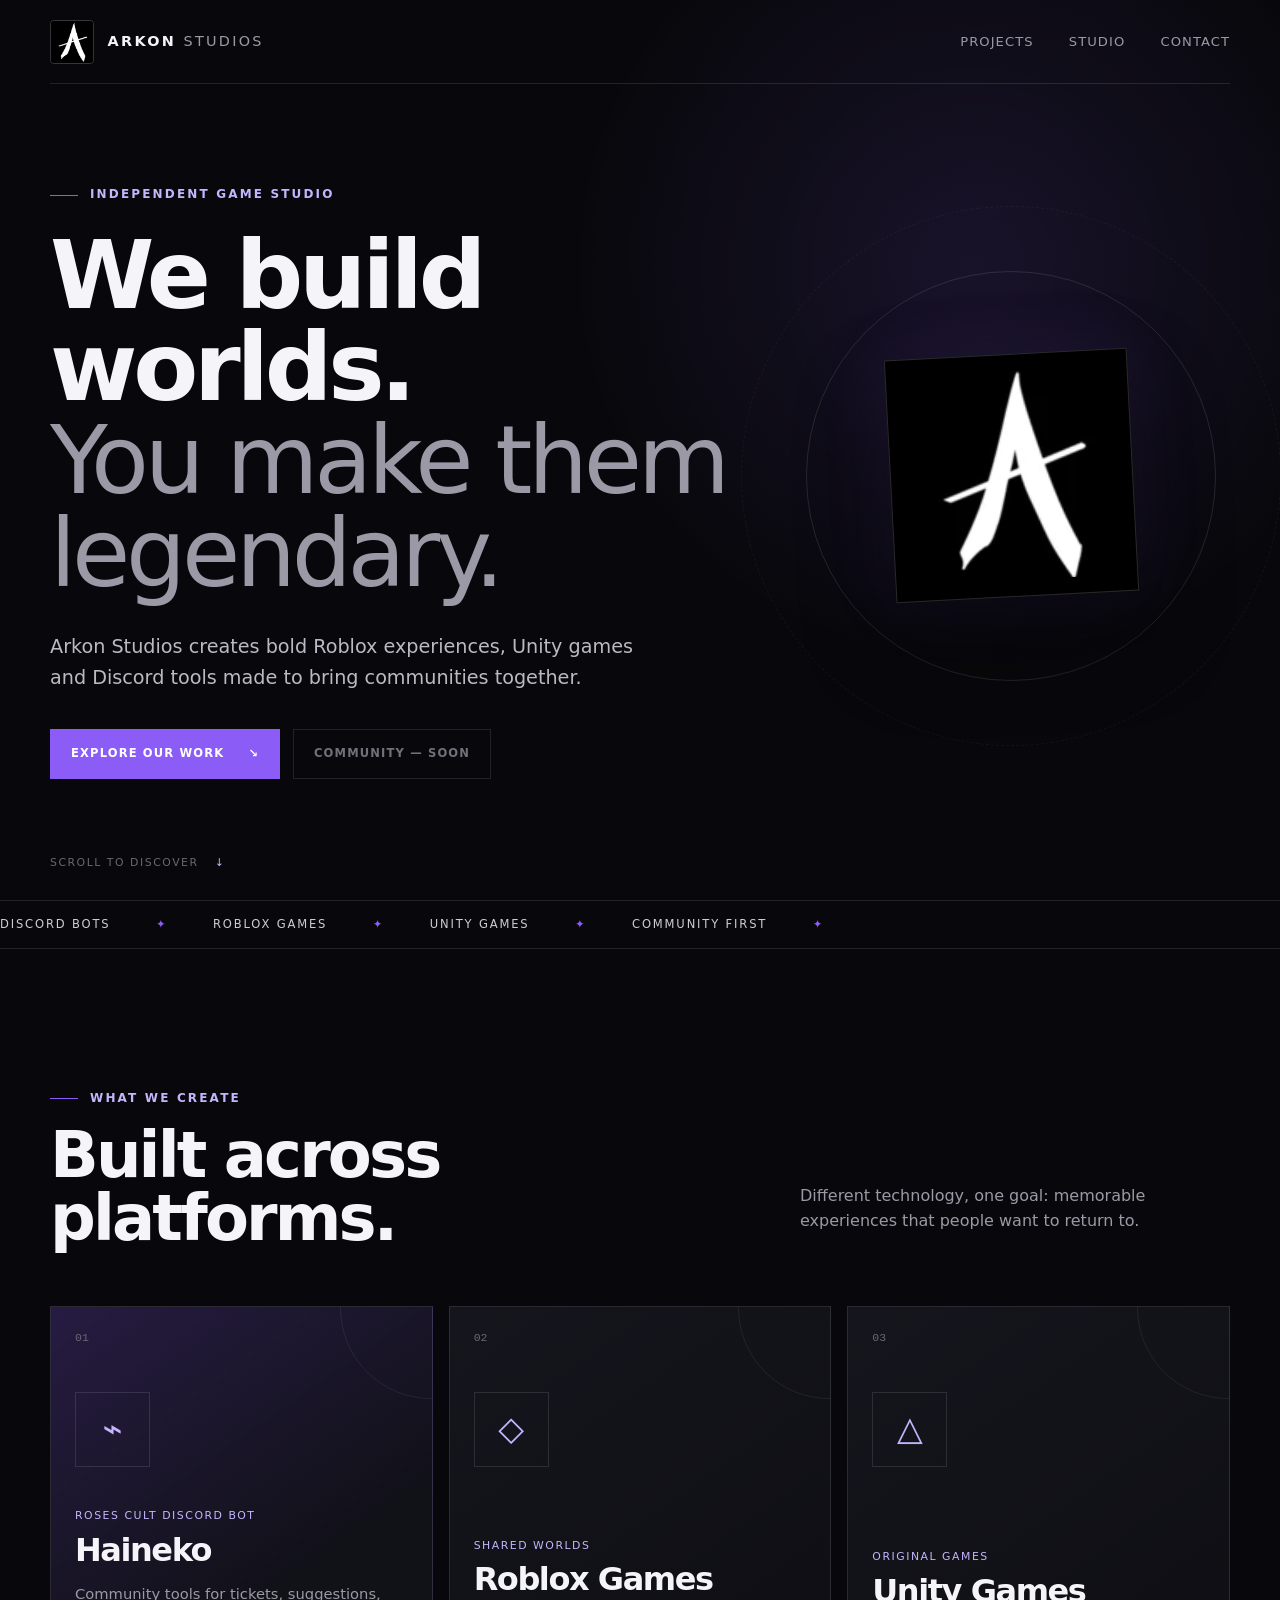
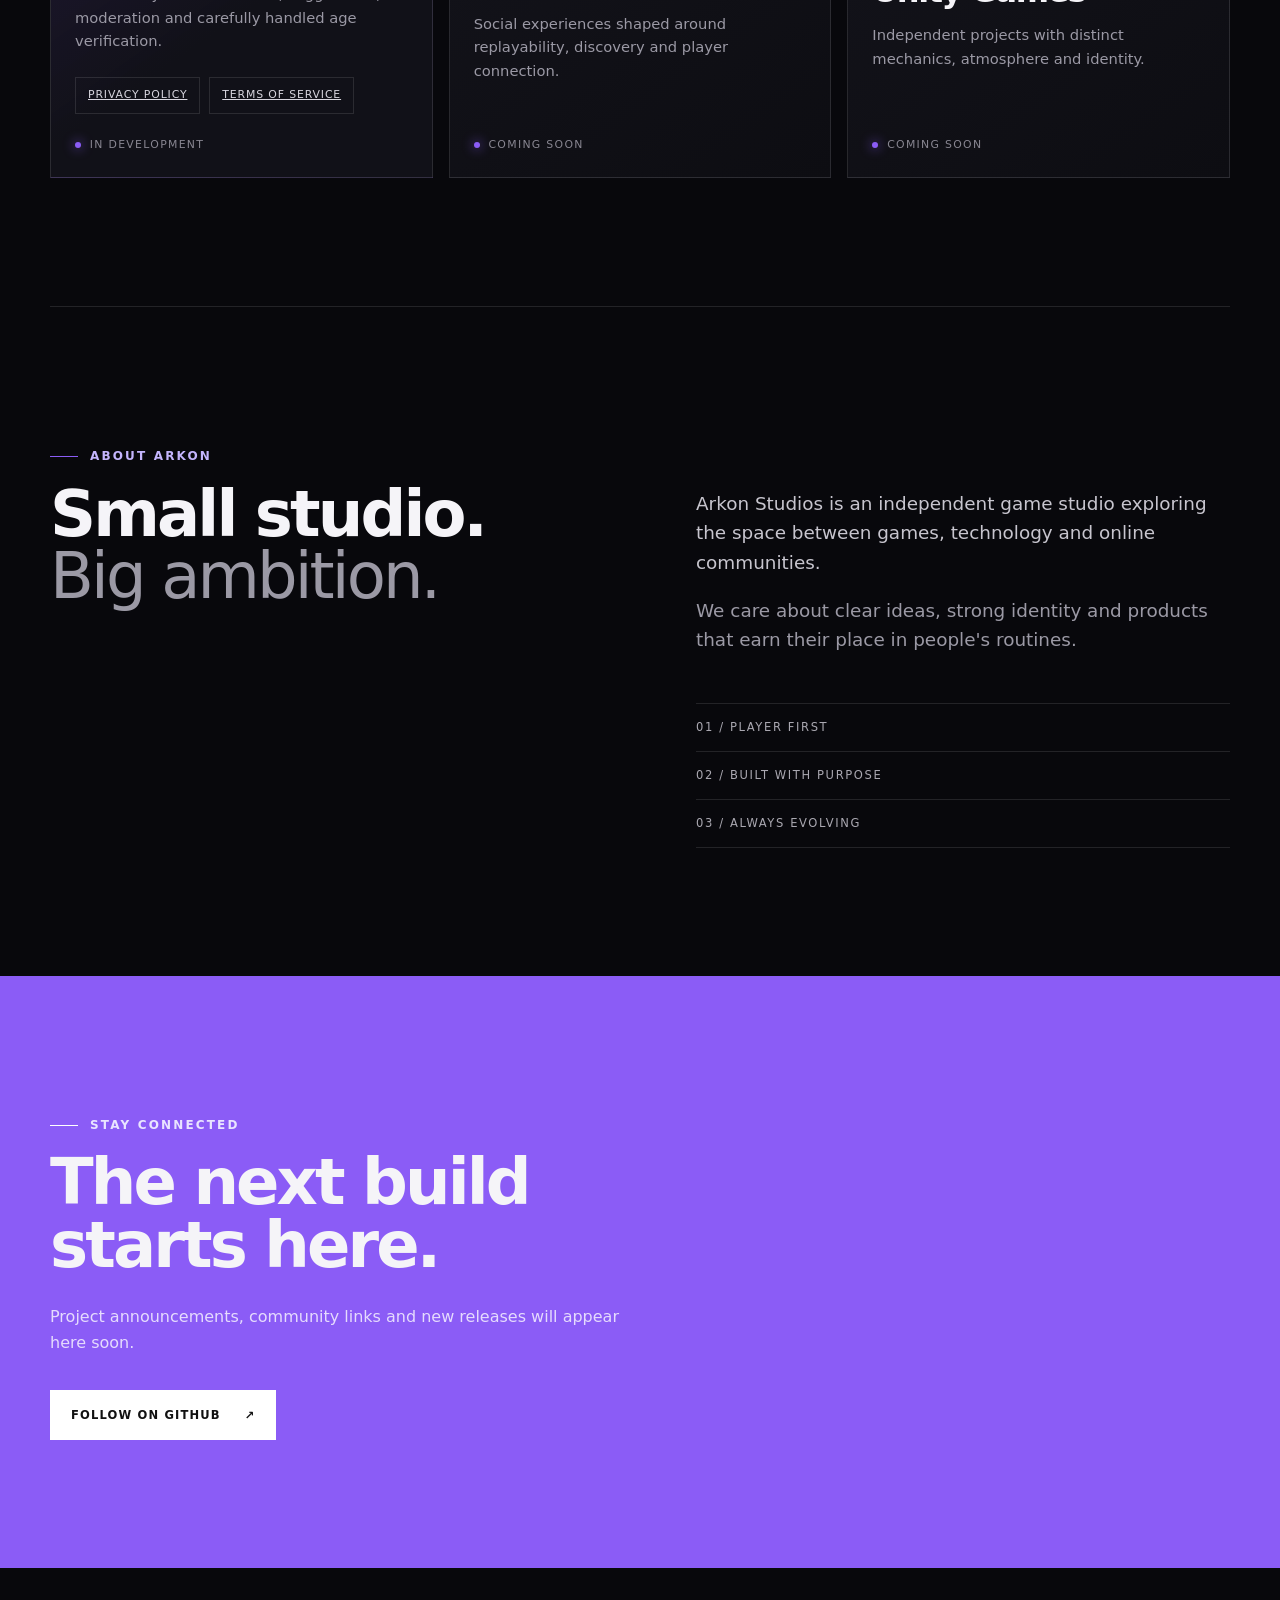
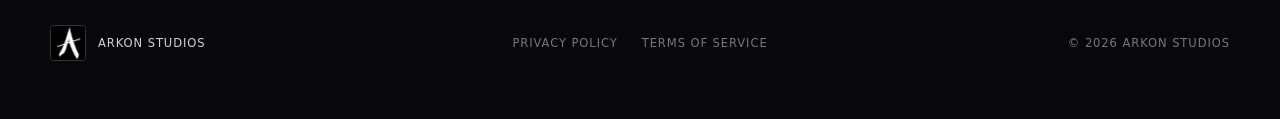
<file: index.html>
<!doctype html>
<html lang="en">
<head>
  <meta charset="utf-8">
  <meta name="viewport" content="width=device-width, initial-scale=1">
  <meta name="description" content="Arkon Studios creates Discord bots, Roblox experiences and Unity games.">
  <meta name="theme-color" content="#08080c">
  <meta property="og:title" content="Arkon Studios">
  <meta property="og:description" content="Games, worlds and tools built for players and communities.">
  <meta property="og:type" content="website">
  <title>Arkon Studios — Games, worlds &amp; tools</title>
  <link rel="icon" href="assets/arkon-logo.webp" type="image/webp">
  <link rel="stylesheet" href="styles.css">
  <script src="script.js" defer></script>
</head>
<body>
  <a class="skip-link" href="#main">Skip to content</a>

  <header class="site-header">
    <a class="brand" href="#top" aria-label="Arkon Studios home">
      <img src="assets/arkon-logo.webp" alt="Arkon Studios logo" width="44" height="44">
      <span>ARKON <strong>STUDIOS</strong></span>
    </a>
    <button class="menu-button" type="button" aria-expanded="false" aria-controls="site-nav">Menu</button>
    <nav id="site-nav" class="site-nav" aria-label="Main navigation">
      <a href="#projects">Projects</a>
      <a href="#studio">Studio</a>
      <a href="#contact">Contact</a>
    </nav>
  </header>

  <main id="main">
    <section id="top" class="hero">
      <div class="hero-copy">
        <p class="eyebrow"><span></span> Independent game studio</p>
        <h1>We build worlds.<br><em>You make them legendary.</em></h1>
        <p class="hero-intro">Arkon Studios creates bold Roblox experiences, Unity games and Discord tools made to bring communities together.</p>
        <div class="hero-actions">
          <a class="button button-primary" href="#projects">Explore our work <span aria-hidden="true">↘</span></a>
          <span class="button button-muted" aria-label="Community link coming soon">Community — soon</span>
        </div>
      </div>
      <div class="hero-mark" aria-hidden="true">
        <div class="orbit orbit-one"></div>
        <div class="orbit orbit-two"></div>
        <div class="logo-frame"><img src="assets/arkon-logo.webp" alt="" width="240" height="240"></div>
      </div>
      <div class="scroll-cue" aria-hidden="true">Scroll to discover <span>↓</span></div>
    </section>

    <section class="ticker" aria-label="Arkon Studios disciplines">
      <div>Discord bots <span>✦</span> Roblox games <span>✦</span> Unity games <span>✦</span> Community first <span>✦</span></div>
    </section>

    <section id="projects" class="section projects-section">
      <div class="section-heading">
        <div>
          <p class="eyebrow"><span></span> What we create</p>
          <h2>Built across platforms.</h2>
        </div>
        <p>Different technology, one goal: memorable experiences that people want to return to.</p>
      </div>

      <div class="project-grid">
        <article class="project-card project-featured">
          <div class="card-number">01</div>
          <div class="card-icon" aria-hidden="true">⌁</div>
          <p class="card-kicker">Roses Cult Discord bot</p>
          <h3>Haineko</h3>
          <p>Community tools for tickets, suggestions, moderation and carefully handled age verification.</p>
          <div class="card-links" aria-label="Haineko legal documents">
            <a href="haineko/privacy.html">Privacy Policy</a>
            <a href="haineko/terms.html">Terms of Service</a>
          </div>
          <span class="status"><i></i> In development</span>
        </article>
        <article class="project-card">
          <div class="card-number">02</div>
          <div class="card-icon" aria-hidden="true">◇</div>
          <p class="card-kicker">Shared worlds</p>
          <h3>Roblox Games</h3>
          <p>Social experiences shaped around replayability, discovery and player connection.</p>
          <span class="status"><i></i> Coming soon</span>
        </article>
        <article class="project-card">
          <div class="card-number">03</div>
          <div class="card-icon" aria-hidden="true">△</div>
          <p class="card-kicker">Original games</p>
          <h3>Unity Games</h3>
          <p>Independent projects with distinct mechanics, atmosphere and identity.</p>
          <span class="status"><i></i> Coming soon</span>
        </article>
      </div>
    </section>

    <section id="studio" class="section studio-section">
      <div class="studio-statement">
        <p class="eyebrow"><span></span> About Arkon</p>
        <h2>Small studio.<br><em>Big ambition.</em></h2>
      </div>
      <div class="studio-copy">
        <p>Arkon Studios is an independent game studio exploring the space between games, technology and online communities.</p>
        <p>We care about clear ideas, strong identity and products that earn their place in people's routines.</p>
        <div class="principles">
          <span>01 / Player first</span>
          <span>02 / Built with purpose</span>
          <span>03 / Always evolving</span>
        </div>
      </div>
    </section>

    <section id="contact" class="section contact-section">
      <p class="eyebrow"><span></span> Stay connected</p>
      <h2>The next build<br>starts here.</h2>
      <p>Project announcements, community links and new releases will appear here soon.</p>
      <a class="button button-light" href="https://github.com/Kyra422">Follow on GitHub <span aria-hidden="true">↗</span></a>
    </section>
  </main>

  <footer class="site-footer">
    <div class="footer-brand">
      <img src="assets/arkon-logo.webp" alt="" width="36" height="36">
      <span>ARKON STUDIOS</span>
    </div>
    <nav aria-label="Legal">
      <a href="privacy.html">Privacy Policy</a>
      <a href="terms.html">Terms of Service</a>
    </nav>
    <p>© <span data-year>2026</span> Arkon Studios</p>
  </footer>
</body>
</html>
</file>
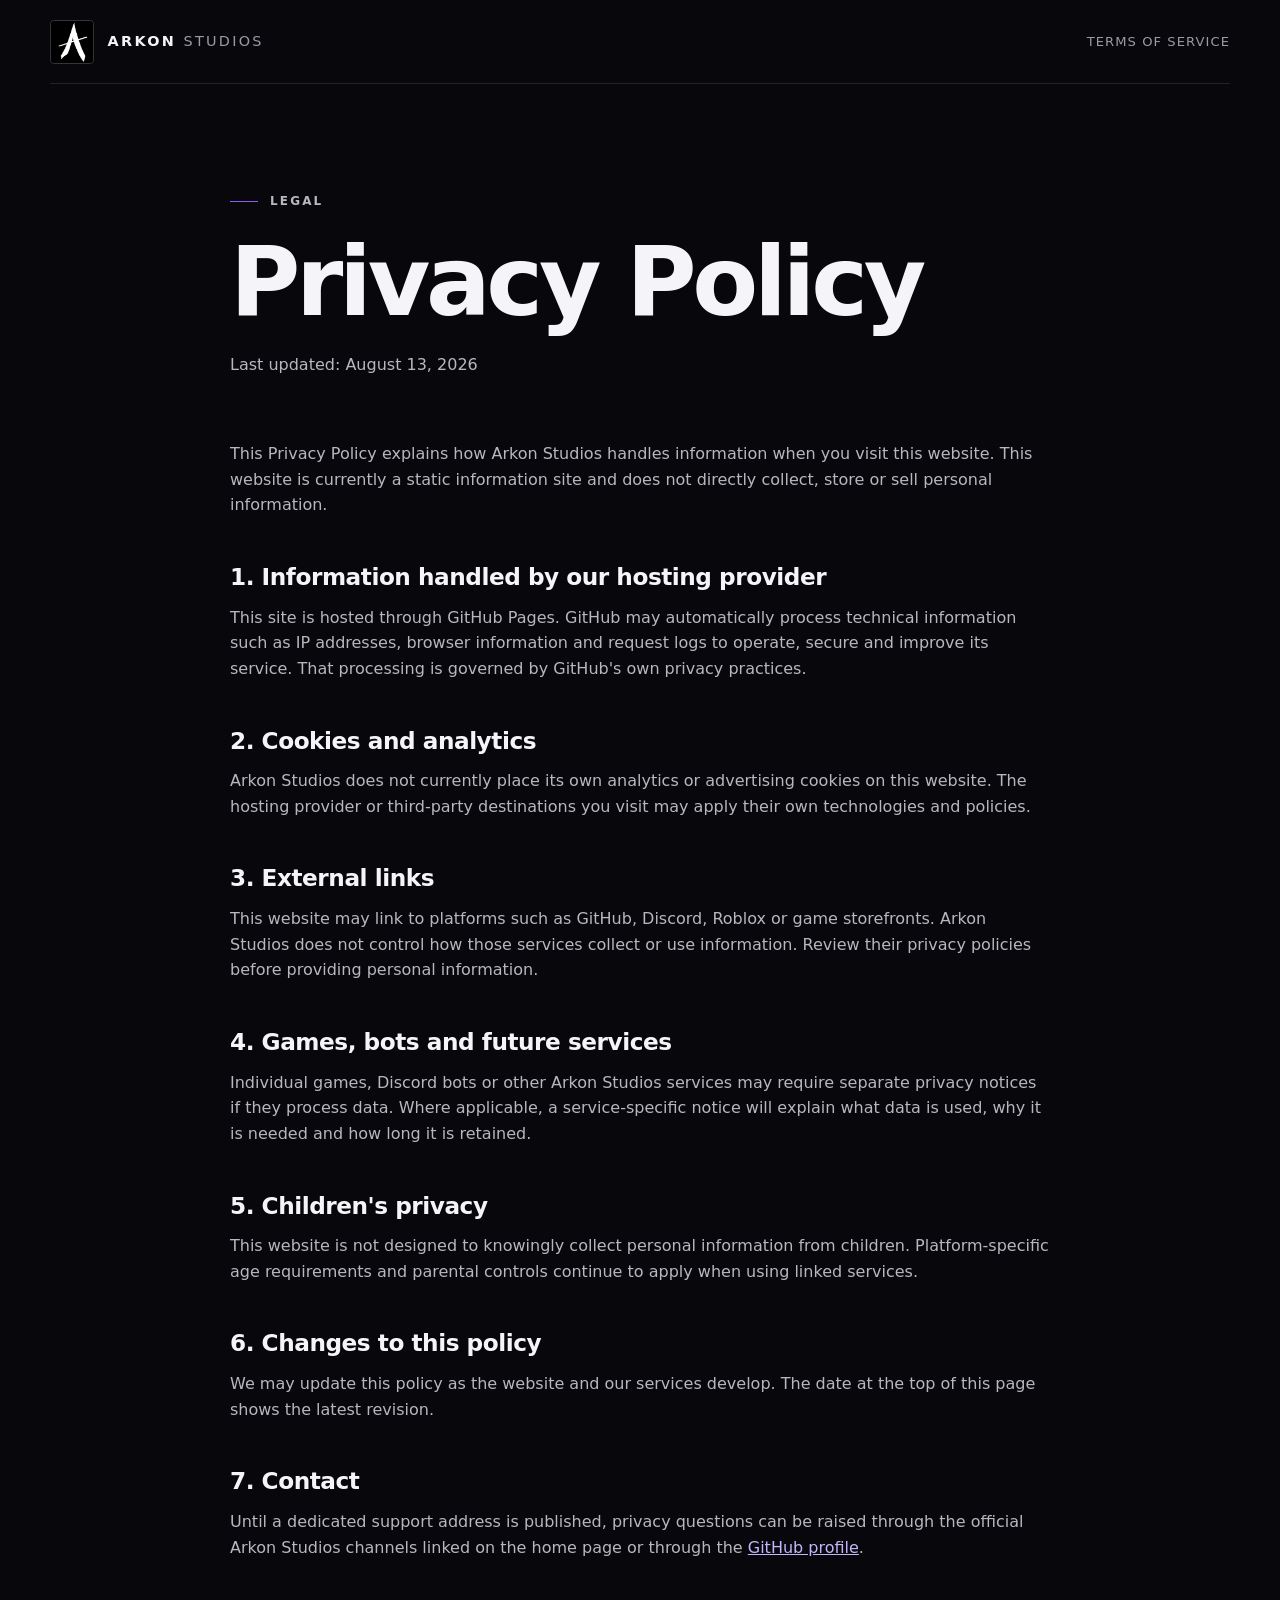
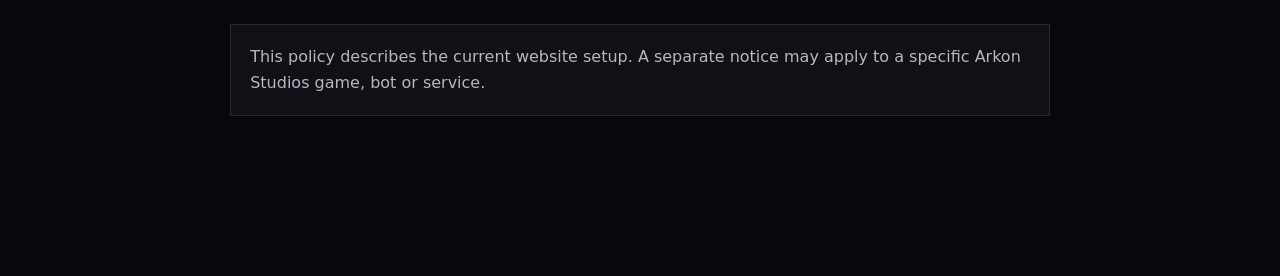
<file: privacy.html>
<!doctype html>
<html lang="en">
<head>
  <meta charset="utf-8">
  <meta name="viewport" content="width=device-width, initial-scale=1">
  <meta name="theme-color" content="#08080c">
  <title>Privacy Policy — Arkon Studios</title>
  <link rel="icon" href="assets/arkon-logo.webp" type="image/webp">
  <link rel="stylesheet" href="styles.css">
</head>
<body class="legal-page">
  <header class="site-header legal-header">
    <a class="brand" href="index.html" aria-label="Return to Arkon Studios home">
      <img src="assets/arkon-logo.webp" alt="Arkon Studios logo" width="44" height="44">
      <span>ARKON <strong>STUDIOS</strong></span>
    </a>
    <nav class="site-nav" aria-label="Legal navigation"><a href="terms.html">Terms of Service</a></nav>
  </header>
  <main class="legal-main">
    <p class="eyebrow"><span></span> Legal</p>
    <h1>Privacy Policy</h1>
    <p class="legal-meta">Last updated: August 13, 2026</p>

    <p>This Privacy Policy explains how Arkon Studios handles information when you visit this website. This website is currently a static information site and does not directly collect, store or sell personal information.</p>

    <h2>1. Information handled by our hosting provider</h2>
    <p>This site is hosted through GitHub Pages. GitHub may automatically process technical information such as IP addresses, browser information and request logs to operate, secure and improve its service. That processing is governed by GitHub's own privacy practices.</p>

    <h2>2. Cookies and analytics</h2>
    <p>Arkon Studios does not currently place its own analytics or advertising cookies on this website. The hosting provider or third-party destinations you visit may apply their own technologies and policies.</p>

    <h2>3. External links</h2>
    <p>This website may link to platforms such as GitHub, Discord, Roblox or game storefronts. Arkon Studios does not control how those services collect or use information. Review their privacy policies before providing personal information.</p>

    <h2>4. Games, bots and future services</h2>
    <p>Individual games, Discord bots or other Arkon Studios services may require separate privacy notices if they process data. Where applicable, a service-specific notice will explain what data is used, why it is needed and how long it is retained.</p>

    <h2>5. Children's privacy</h2>
    <p>This website is not designed to knowingly collect personal information from children. Platform-specific age requirements and parental controls continue to apply when using linked services.</p>

    <h2>6. Changes to this policy</h2>
    <p>We may update this policy as the website and our services develop. The date at the top of this page shows the latest revision.</p>

    <h2>7. Contact</h2>
    <p>Until a dedicated support address is published, privacy questions can be raised through the official Arkon Studios channels linked on the home page or through the <a href="https://github.com/Kyra422">GitHub profile</a>.</p>

    <p class="legal-note">This policy describes the current website setup. A separate notice may apply to a specific Arkon Studios game, bot or service.</p>
  </main>
</body>
</html>
</file>
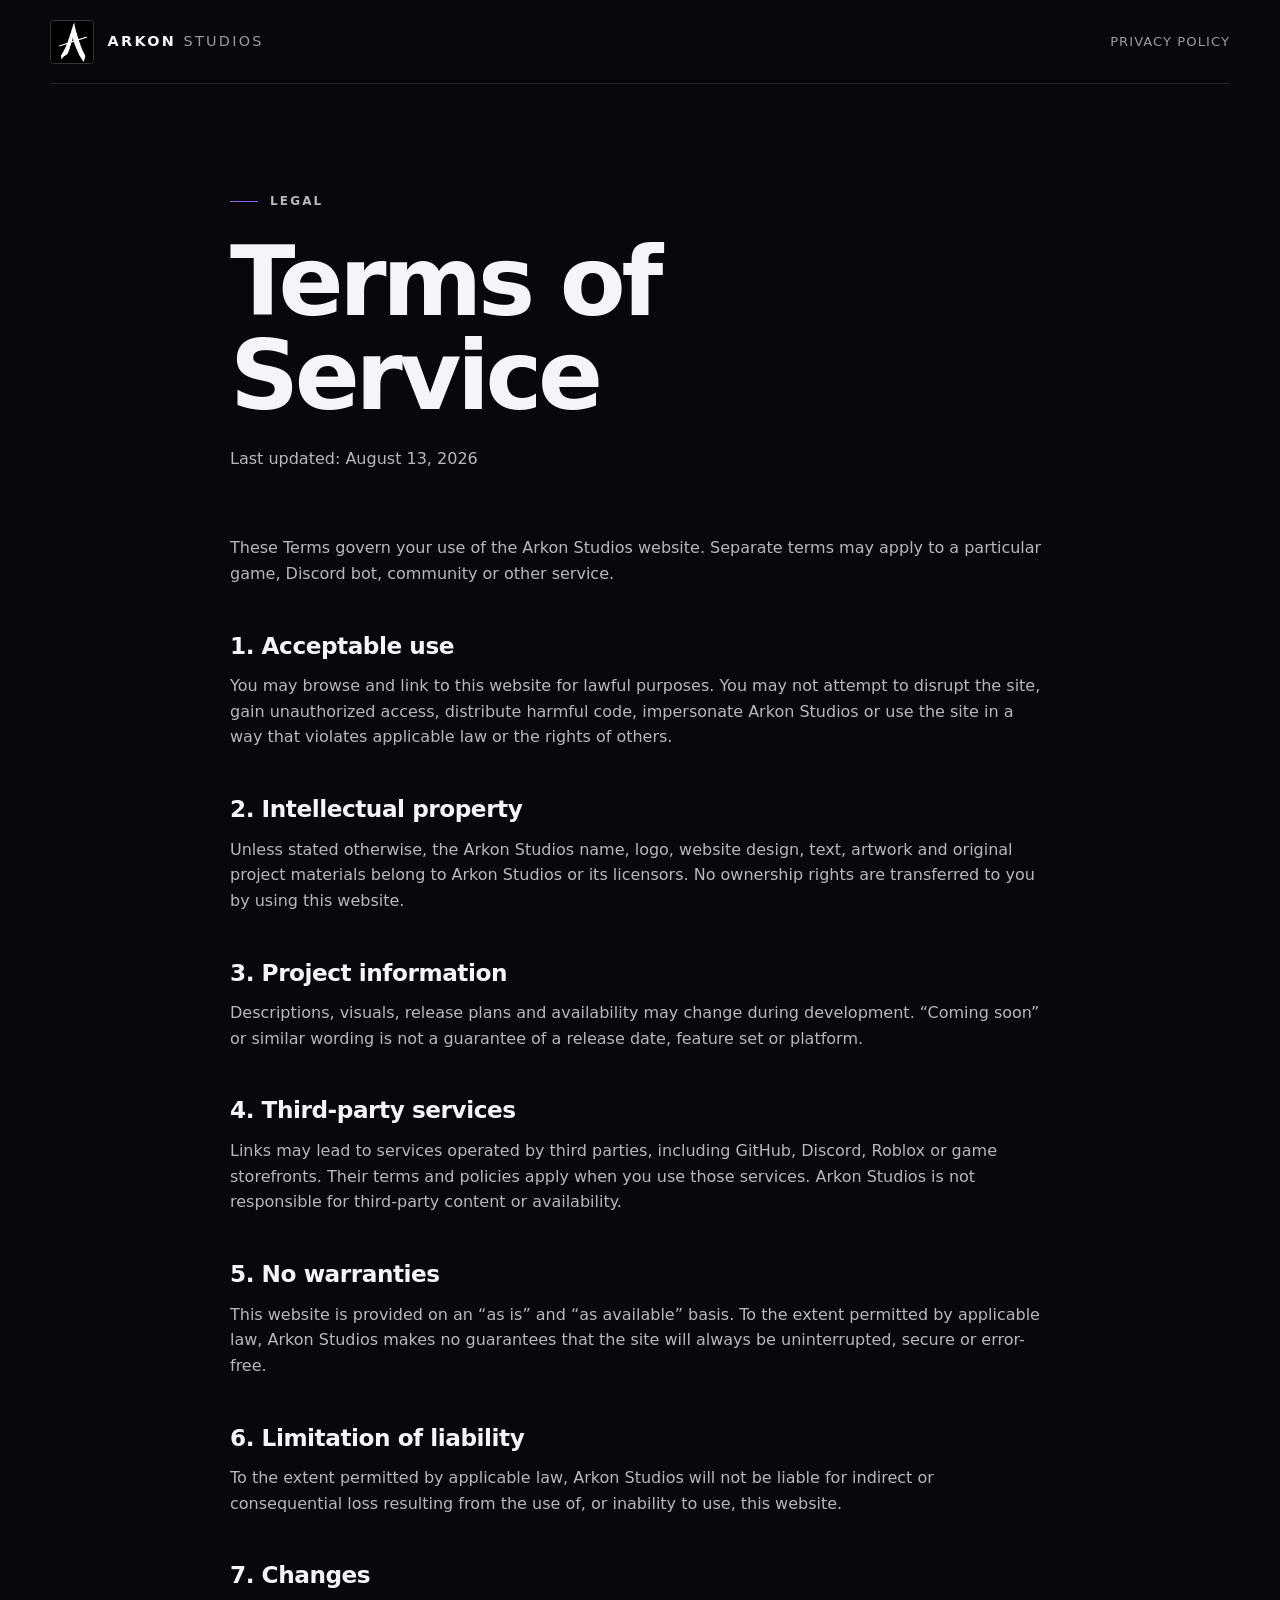
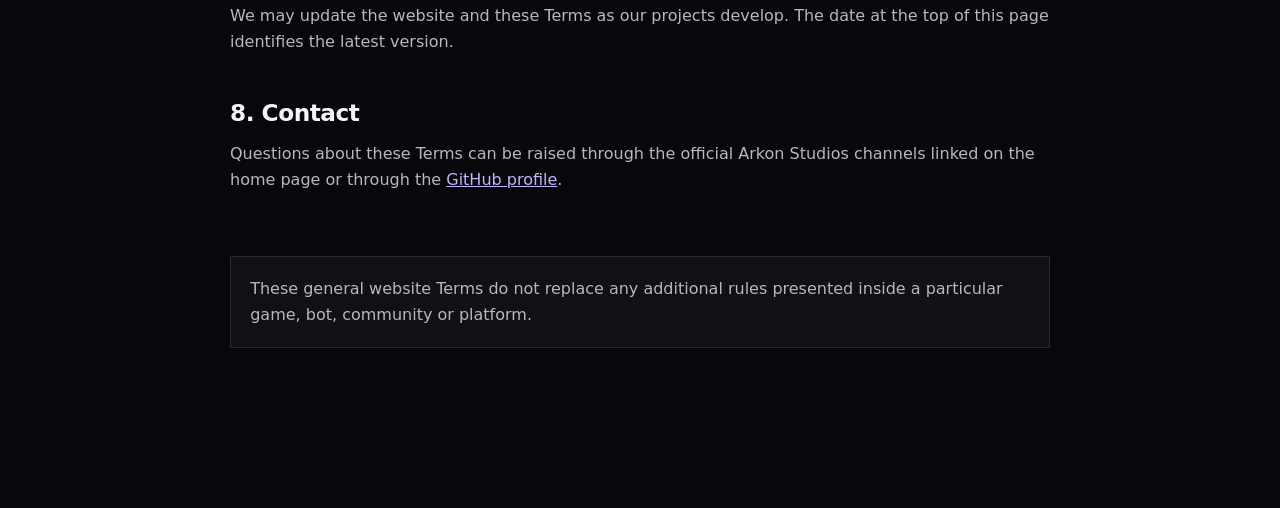
<file: terms.html>
<!doctype html>
<html lang="en">
<head>
  <meta charset="utf-8">
  <meta name="viewport" content="width=device-width, initial-scale=1">
  <meta name="theme-color" content="#08080c">
  <title>Terms of Service — Arkon Studios</title>
  <link rel="icon" href="assets/arkon-logo.webp" type="image/webp">
  <link rel="stylesheet" href="styles.css">
</head>
<body class="legal-page">
  <header class="site-header legal-header">
    <a class="brand" href="index.html" aria-label="Return to Arkon Studios home">
      <img src="assets/arkon-logo.webp" alt="Arkon Studios logo" width="44" height="44">
      <span>ARKON <strong>STUDIOS</strong></span>
    </a>
    <nav class="site-nav" aria-label="Legal navigation"><a href="privacy.html">Privacy Policy</a></nav>
  </header>
  <main class="legal-main">
    <p class="eyebrow"><span></span> Legal</p>
    <h1>Terms of Service</h1>
    <p class="legal-meta">Last updated: August 13, 2026</p>

    <p>These Terms govern your use of the Arkon Studios website. Separate terms may apply to a particular game, Discord bot, community or other service.</p>

    <h2>1. Acceptable use</h2>
    <p>You may browse and link to this website for lawful purposes. You may not attempt to disrupt the site, gain unauthorized access, distribute harmful code, impersonate Arkon Studios or use the site in a way that violates applicable law or the rights of others.</p>

    <h2>2. Intellectual property</h2>
    <p>Unless stated otherwise, the Arkon Studios name, logo, website design, text, artwork and original project materials belong to Arkon Studios or its licensors. No ownership rights are transferred to you by using this website.</p>

    <h2>3. Project information</h2>
    <p>Descriptions, visuals, release plans and availability may change during development. “Coming soon” or similar wording is not a guarantee of a release date, feature set or platform.</p>

    <h2>4. Third-party services</h2>
    <p>Links may lead to services operated by third parties, including GitHub, Discord, Roblox or game storefronts. Their terms and policies apply when you use those services. Arkon Studios is not responsible for third-party content or availability.</p>

    <h2>5. No warranties</h2>
    <p>This website is provided on an “as is” and “as available” basis. To the extent permitted by applicable law, Arkon Studios makes no guarantees that the site will always be uninterrupted, secure or error-free.</p>

    <h2>6. Limitation of liability</h2>
    <p>To the extent permitted by applicable law, Arkon Studios will not be liable for indirect or consequential loss resulting from the use of, or inability to use, this website.</p>

    <h2>7. Changes</h2>
    <p>We may update the website and these Terms as our projects develop. The date at the top of this page identifies the latest version.</p>

    <h2>8. Contact</h2>
    <p>Questions about these Terms can be raised through the official Arkon Studios channels linked on the home page or through the <a href="https://github.com/Kyra422">GitHub profile</a>.</p>

    <p class="legal-note">These general website Terms do not replace any additional rules presented inside a particular game, bot, community or platform.</p>
  </main>
</body>
</html>
</file>
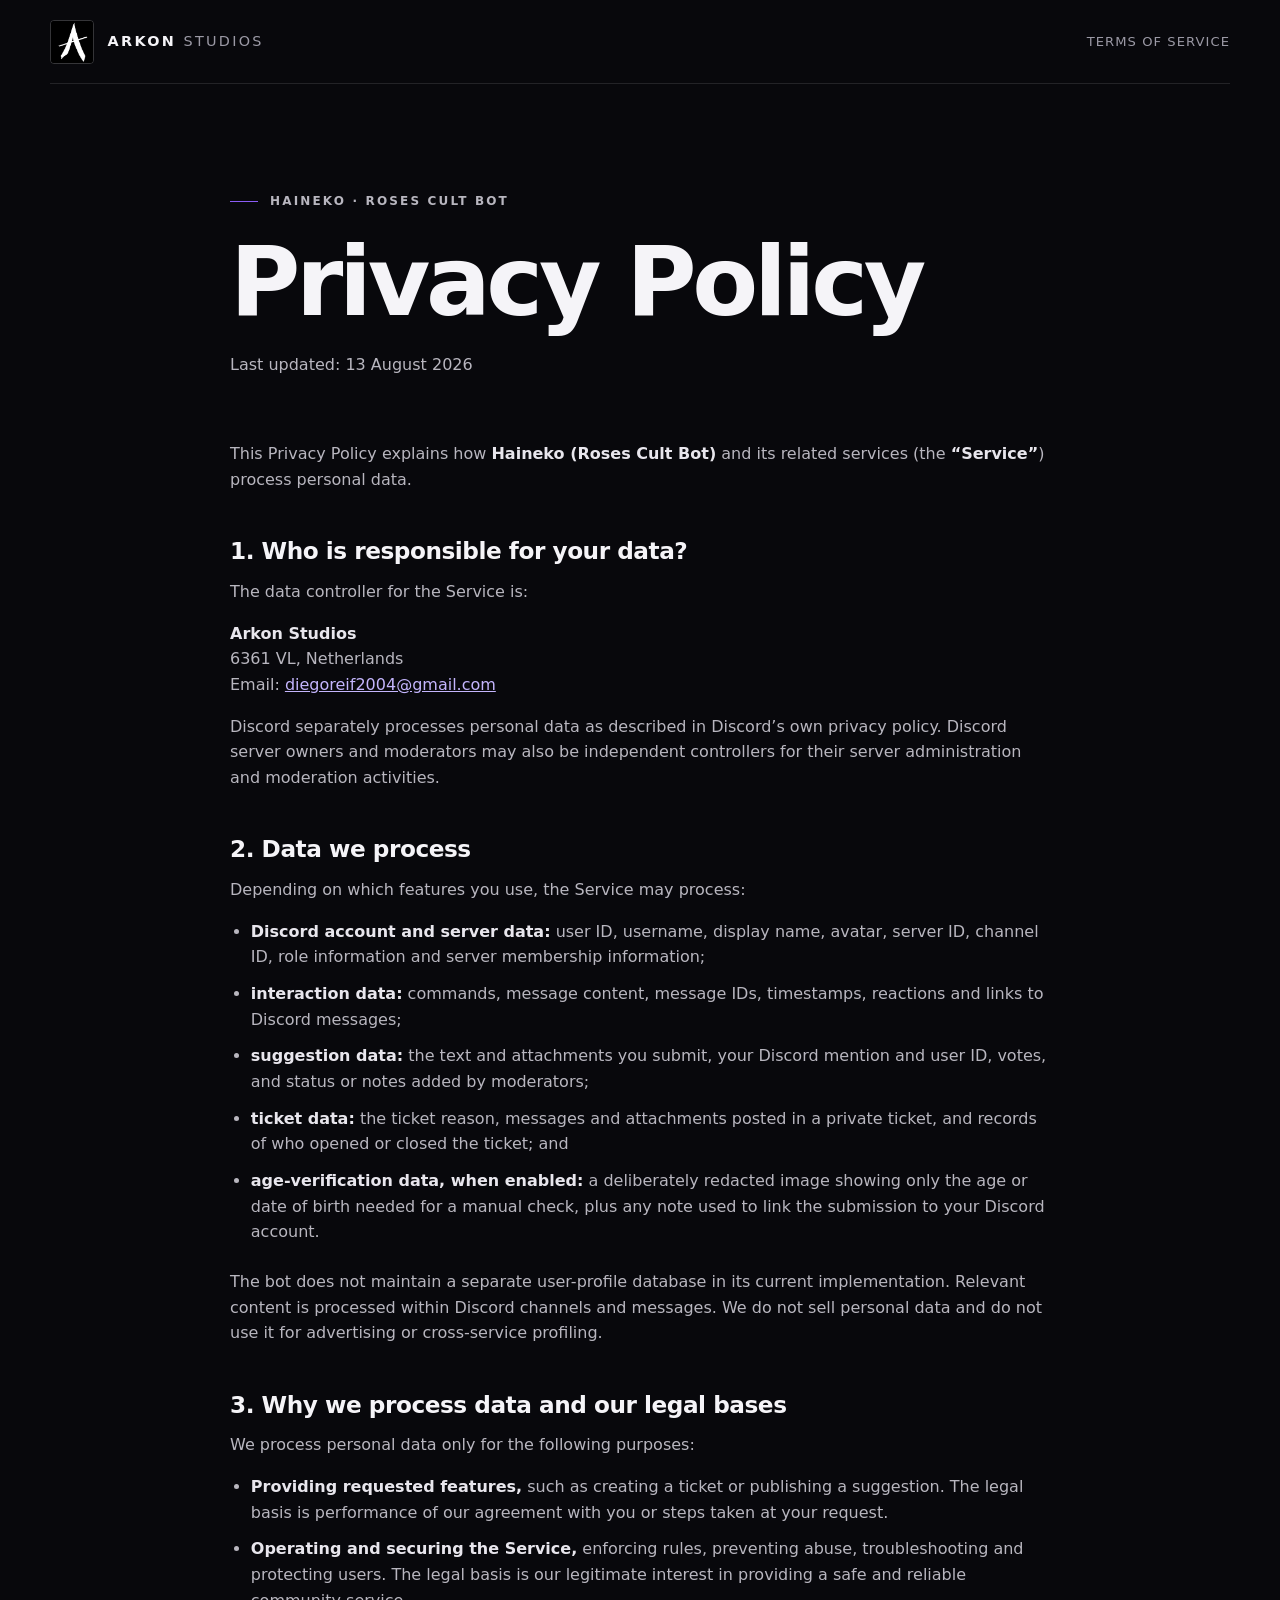
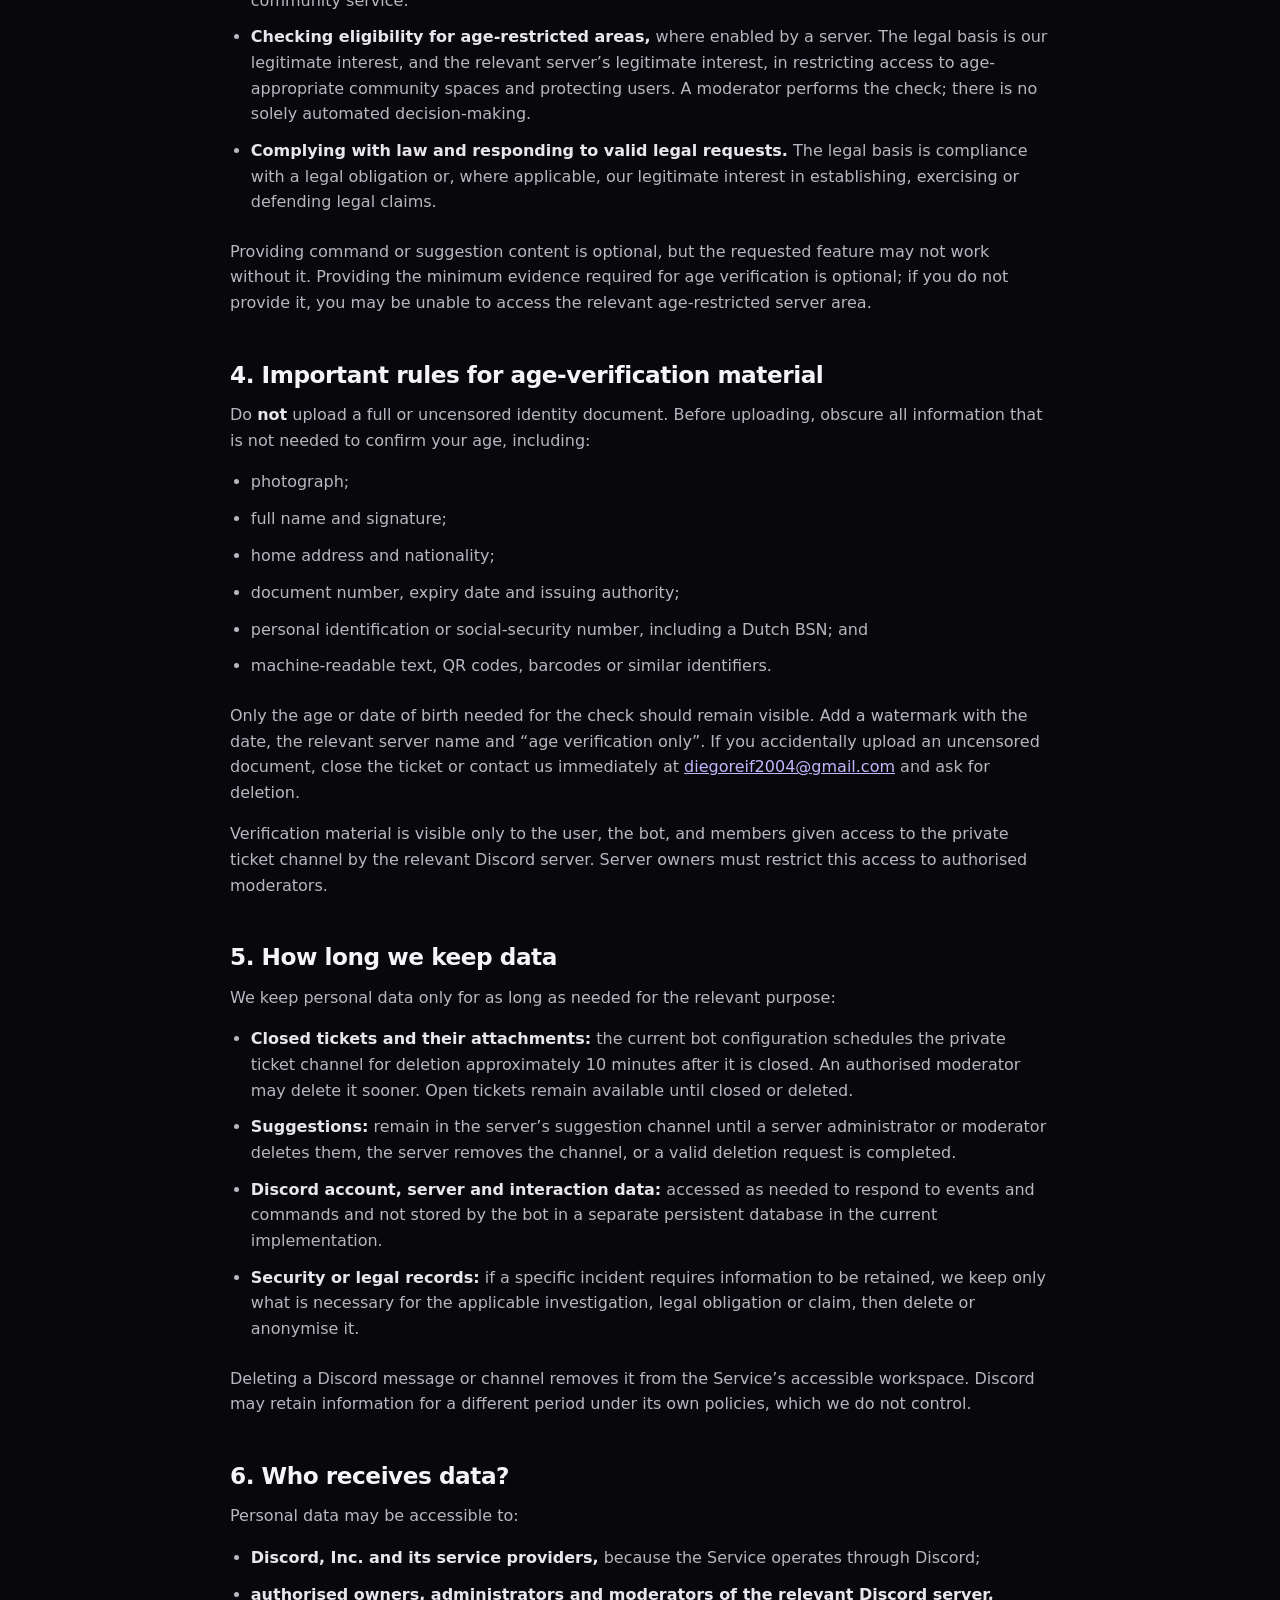
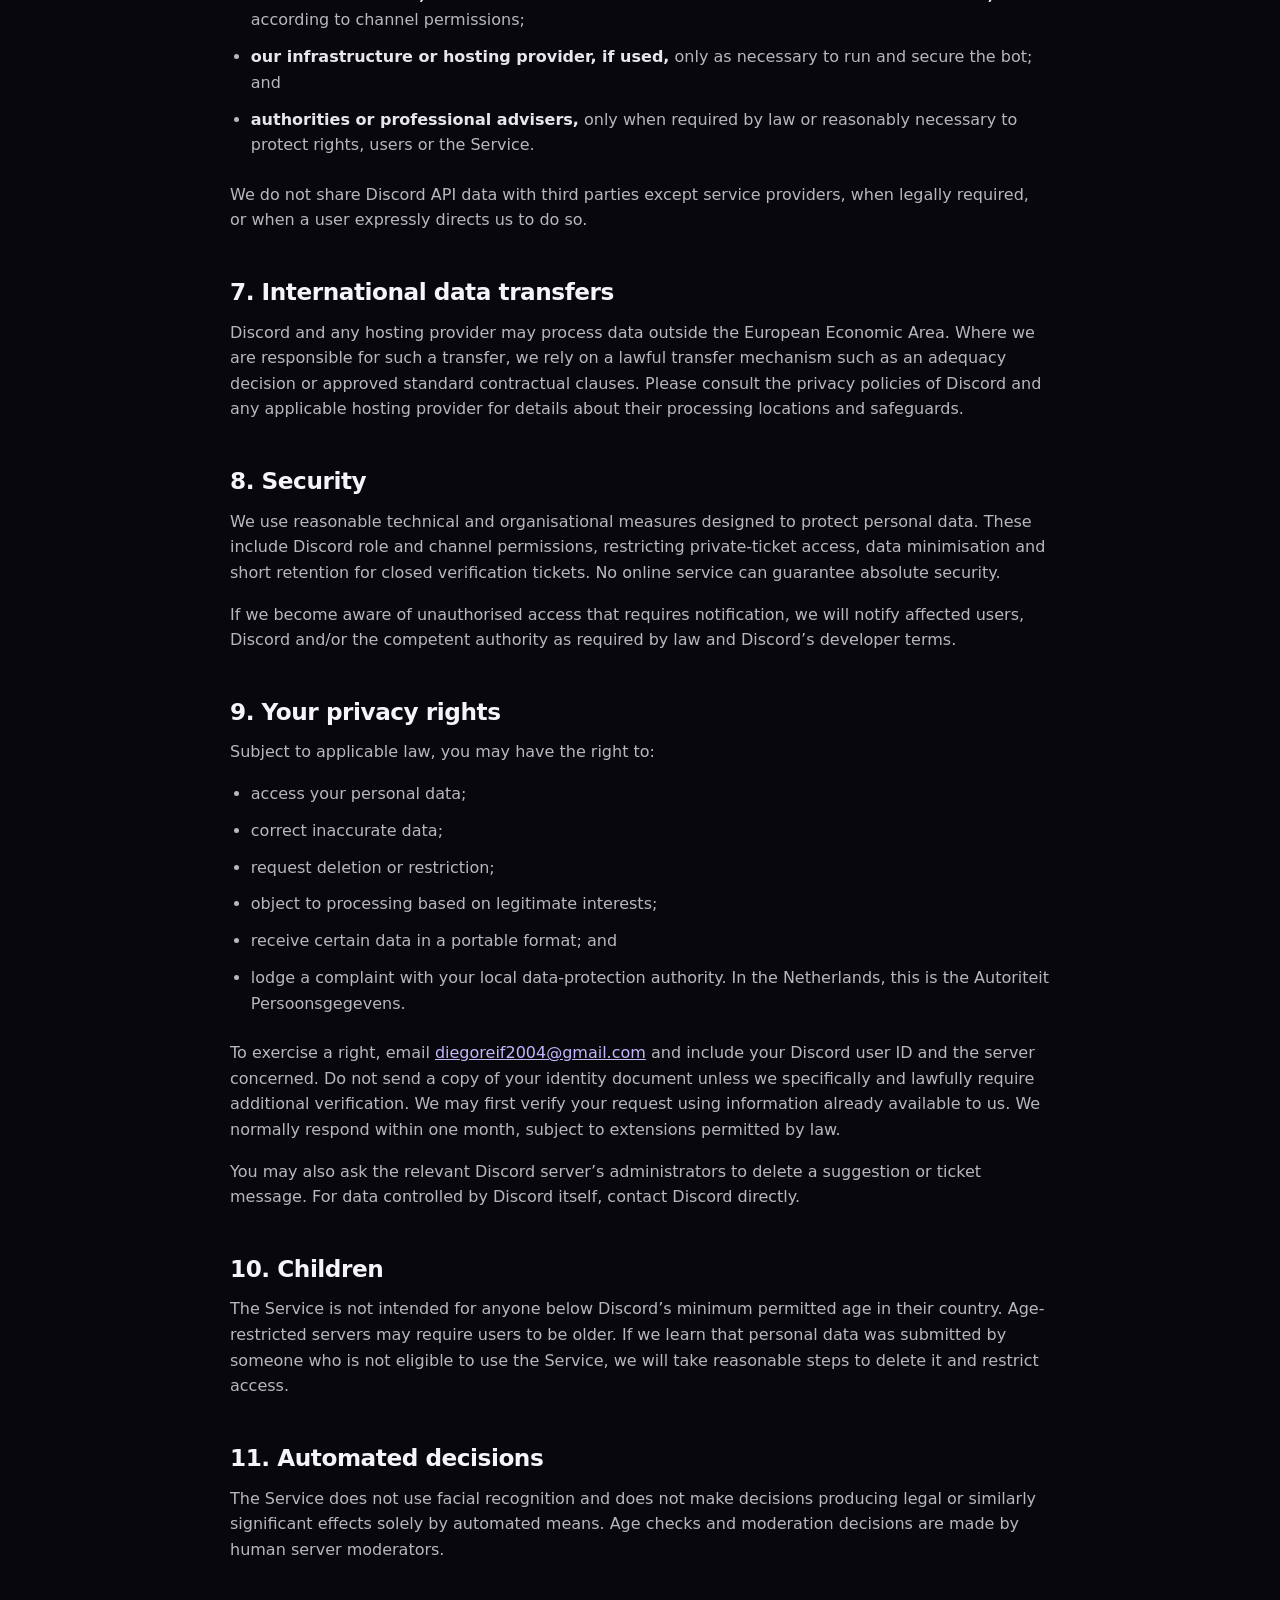
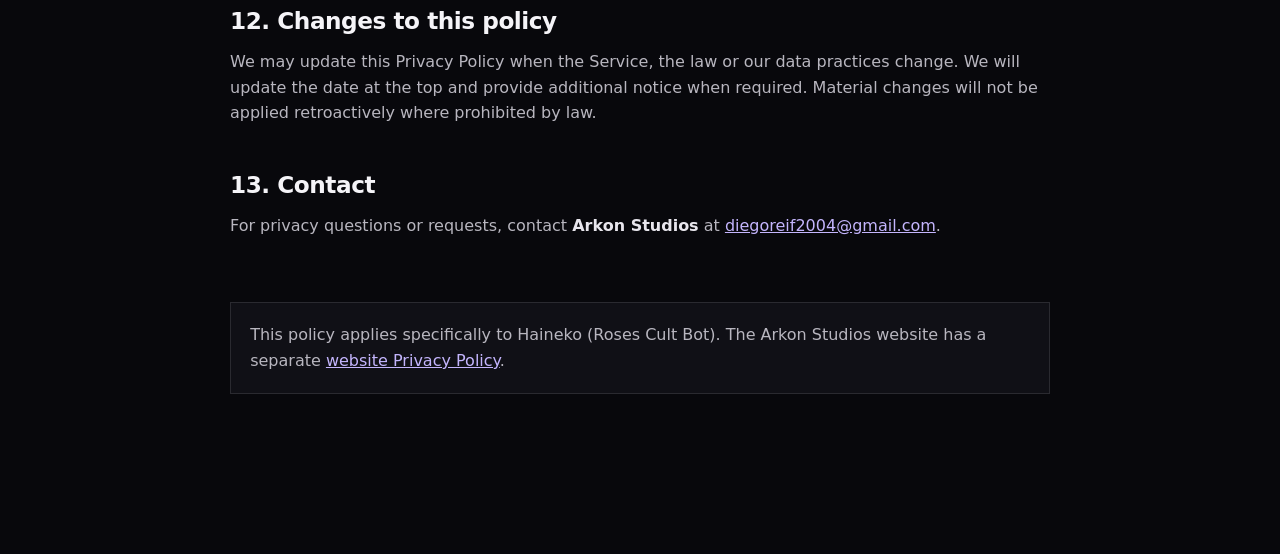
<file: haineko/privacy.html>
<!doctype html>
<html lang="en">
<head>
  <meta charset="utf-8">
  <meta name="viewport" content="width=device-width, initial-scale=1">
  <meta name="description" content="Privacy Policy for Haineko, the Roses Cult Discord bot operated by Arkon Studios.">
  <meta name="theme-color" content="#08080c">
  <title>Haineko Privacy Policy — Arkon Studios</title>
  <link rel="icon" href="../assets/arkon-logo.webp" type="image/webp">
  <link rel="stylesheet" href="../styles.css">
</head>
<body class="legal-page">
  <header class="site-header legal-header">
    <a class="brand" href="../index.html" aria-label="Return to Arkon Studios home">
      <img src="../assets/arkon-logo.webp" alt="Arkon Studios logo" width="44" height="44">
      <span>ARKON <strong>STUDIOS</strong></span>
    </a>
    <nav class="site-nav" aria-label="Haineko legal navigation"><a href="terms.html">Terms of Service</a></nav>
  </header>
  <main class="legal-main">
    <p class="eyebrow"><span></span> Haineko · Roses Cult Bot</p>
    <h1>Privacy Policy</h1>
    <p class="legal-meta">Last updated: 13 August 2026</p>

    <p>This Privacy Policy explains how <strong>Haineko (Roses Cult Bot)</strong> and its related services (the <strong>“Service”</strong>) process personal data.</p>

    <h2>1. Who is responsible for your data?</h2>
    <p>The data controller for the Service is:</p>
    <p><strong>Arkon Studios</strong><br>6361 VL, Netherlands<br>Email: <a href="mailto:diegoreif2004@gmail.com">diegoreif2004@gmail.com</a></p>
    <p>Discord separately processes personal data as described in Discord’s own privacy policy. Discord server owners and moderators may also be independent controllers for their server administration and moderation activities.</p>

    <h2>2. Data we process</h2>
    <p>Depending on which features you use, the Service may process:</p>
    <ul>
      <li><strong>Discord account and server data:</strong> user ID, username, display name, avatar, server ID, channel ID, role information and server membership information;</li>
      <li><strong>interaction data:</strong> commands, message content, message IDs, timestamps, reactions and links to Discord messages;</li>
      <li><strong>suggestion data:</strong> the text and attachments you submit, your Discord mention and user ID, votes, and status or notes added by moderators;</li>
      <li><strong>ticket data:</strong> the ticket reason, messages and attachments posted in a private ticket, and records of who opened or closed the ticket; and</li>
      <li><strong>age-verification data, when enabled:</strong> a deliberately redacted image showing only the age or date of birth needed for a manual check, plus any note used to link the submission to your Discord account.</li>
    </ul>
    <p>The bot does not maintain a separate user-profile database in its current implementation. Relevant content is processed within Discord channels and messages. We do not sell personal data and do not use it for advertising or cross-service profiling.</p>

    <h2>3. Why we process data and our legal bases</h2>
    <p>We process personal data only for the following purposes:</p>
    <ul>
      <li><strong>Providing requested features,</strong> such as creating a ticket or publishing a suggestion. The legal basis is performance of our agreement with you or steps taken at your request.</li>
      <li><strong>Operating and securing the Service,</strong> enforcing rules, preventing abuse, troubleshooting and protecting users. The legal basis is our legitimate interest in providing a safe and reliable community service.</li>
      <li><strong>Checking eligibility for age-restricted areas,</strong> where enabled by a server. The legal basis is our legitimate interest, and the relevant server’s legitimate interest, in restricting access to age-appropriate community spaces and protecting users. A moderator performs the check; there is no solely automated decision-making.</li>
      <li><strong>Complying with law and responding to valid legal requests.</strong> The legal basis is compliance with a legal obligation or, where applicable, our legitimate interest in establishing, exercising or defending legal claims.</li>
    </ul>
    <p>Providing command or suggestion content is optional, but the requested feature may not work without it. Providing the minimum evidence required for age verification is optional; if you do not provide it, you may be unable to access the relevant age-restricted server area.</p>

    <h2>4. Important rules for age-verification material</h2>
    <p>Do <strong>not</strong> upload a full or uncensored identity document. Before uploading, obscure all information that is not needed to confirm your age, including:</p>
    <ul>
      <li>photograph;</li>
      <li>full name and signature;</li>
      <li>home address and nationality;</li>
      <li>document number, expiry date and issuing authority;</li>
      <li>personal identification or social-security number, including a Dutch BSN; and</li>
      <li>machine-readable text, QR codes, barcodes or similar identifiers.</li>
    </ul>
    <p>Only the age or date of birth needed for the check should remain visible. Add a watermark with the date, the relevant server name and “age verification only”. If you accidentally upload an uncensored document, close the ticket or contact us immediately at <a href="mailto:diegoreif2004@gmail.com">diegoreif2004@gmail.com</a> and ask for deletion.</p>
    <p>Verification material is visible only to the user, the bot, and members given access to the private ticket channel by the relevant Discord server. Server owners must restrict this access to authorised moderators.</p>

    <h2>5. How long we keep data</h2>
    <p>We keep personal data only for as long as needed for the relevant purpose:</p>
    <ul>
      <li><strong>Closed tickets and their attachments:</strong> the current bot configuration schedules the private ticket channel for deletion approximately 10 minutes after it is closed. An authorised moderator may delete it sooner. Open tickets remain available until closed or deleted.</li>
      <li><strong>Suggestions:</strong> remain in the server’s suggestion channel until a server administrator or moderator deletes them, the server removes the channel, or a valid deletion request is completed.</li>
      <li><strong>Discord account, server and interaction data:</strong> accessed as needed to respond to events and commands and not stored by the bot in a separate persistent database in the current implementation.</li>
      <li><strong>Security or legal records:</strong> if a specific incident requires information to be retained, we keep only what is necessary for the applicable investigation, legal obligation or claim, then delete or anonymise it.</li>
    </ul>
    <p>Deleting a Discord message or channel removes it from the Service’s accessible workspace. Discord may retain information for a different period under its own policies, which we do not control.</p>

    <h2>6. Who receives data?</h2>
    <p>Personal data may be accessible to:</p>
    <ul>
      <li><strong>Discord, Inc. and its service providers,</strong> because the Service operates through Discord;</li>
      <li><strong>authorised owners, administrators and moderators of the relevant Discord server,</strong> according to channel permissions;</li>
      <li><strong>our infrastructure or hosting provider, if used,</strong> only as necessary to run and secure the bot; and</li>
      <li><strong>authorities or professional advisers,</strong> only when required by law or reasonably necessary to protect rights, users or the Service.</li>
    </ul>
    <p>We do not share Discord API data with third parties except service providers, when legally required, or when a user expressly directs us to do so.</p>

    <h2>7. International data transfers</h2>
    <p>Discord and any hosting provider may process data outside the European Economic Area. Where we are responsible for such a transfer, we rely on a lawful transfer mechanism such as an adequacy decision or approved standard contractual clauses. Please consult the privacy policies of Discord and any applicable hosting provider for details about their processing locations and safeguards.</p>

    <h2>8. Security</h2>
    <p>We use reasonable technical and organisational measures designed to protect personal data. These include Discord role and channel permissions, restricting private-ticket access, data minimisation and short retention for closed verification tickets. No online service can guarantee absolute security.</p>
    <p>If we become aware of unauthorised access that requires notification, we will notify affected users, Discord and/or the competent authority as required by law and Discord’s developer terms.</p>

    <h2>9. Your privacy rights</h2>
    <p>Subject to applicable law, you may have the right to:</p>
    <ul>
      <li>access your personal data;</li>
      <li>correct inaccurate data;</li>
      <li>request deletion or restriction;</li>
      <li>object to processing based on legitimate interests;</li>
      <li>receive certain data in a portable format; and</li>
      <li>lodge a complaint with your local data-protection authority. In the Netherlands, this is the Autoriteit Persoonsgegevens.</li>
    </ul>
    <p>To exercise a right, email <a href="mailto:diegoreif2004@gmail.com">diegoreif2004@gmail.com</a> and include your Discord user ID and the server concerned. Do not send a copy of your identity document unless we specifically and lawfully require additional verification. We may first verify your request using information already available to us. We normally respond within one month, subject to extensions permitted by law.</p>
    <p>You may also ask the relevant Discord server’s administrators to delete a suggestion or ticket message. For data controlled by Discord itself, contact Discord directly.</p>

    <h2>10. Children</h2>
    <p>The Service is not intended for anyone below Discord’s minimum permitted age in their country. Age-restricted servers may require users to be older. If we learn that personal data was submitted by someone who is not eligible to use the Service, we will take reasonable steps to delete it and restrict access.</p>

    <h2>11. Automated decisions</h2>
    <p>The Service does not use facial recognition and does not make decisions producing legal or similarly significant effects solely by automated means. Age checks and moderation decisions are made by human server moderators.</p>

    <h2>12. Changes to this policy</h2>
    <p>We may update this Privacy Policy when the Service, the law or our data practices change. We will update the date at the top and provide additional notice when required. Material changes will not be applied retroactively where prohibited by law.</p>

    <h2>13. Contact</h2>
    <p>For privacy questions or requests, contact <strong>Arkon Studios</strong> at <a href="mailto:diegoreif2004@gmail.com">diegoreif2004@gmail.com</a>.</p>
    <p class="legal-note">This policy applies specifically to Haineko (Roses Cult Bot). The Arkon Studios website has a separate <a href="../privacy.html">website Privacy Policy</a>.</p>
  </main>
</body>
</html>
</file>
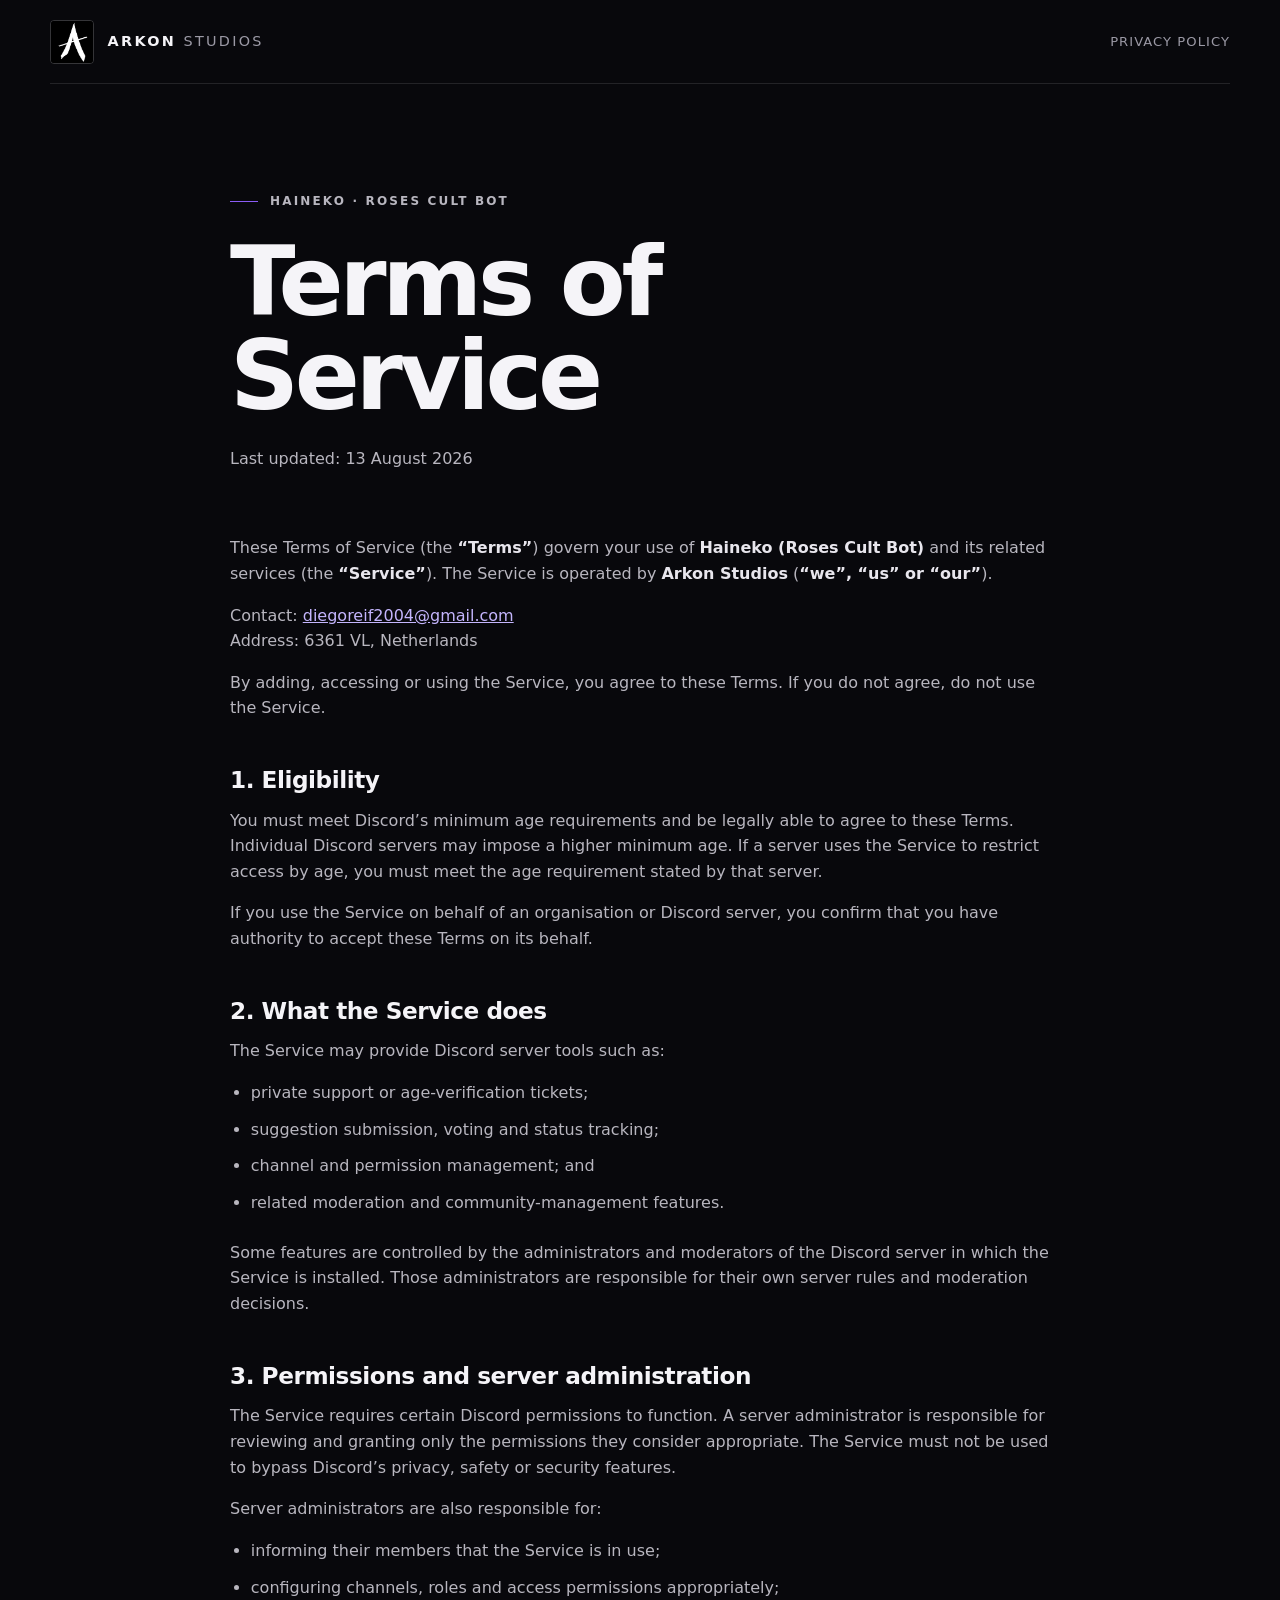
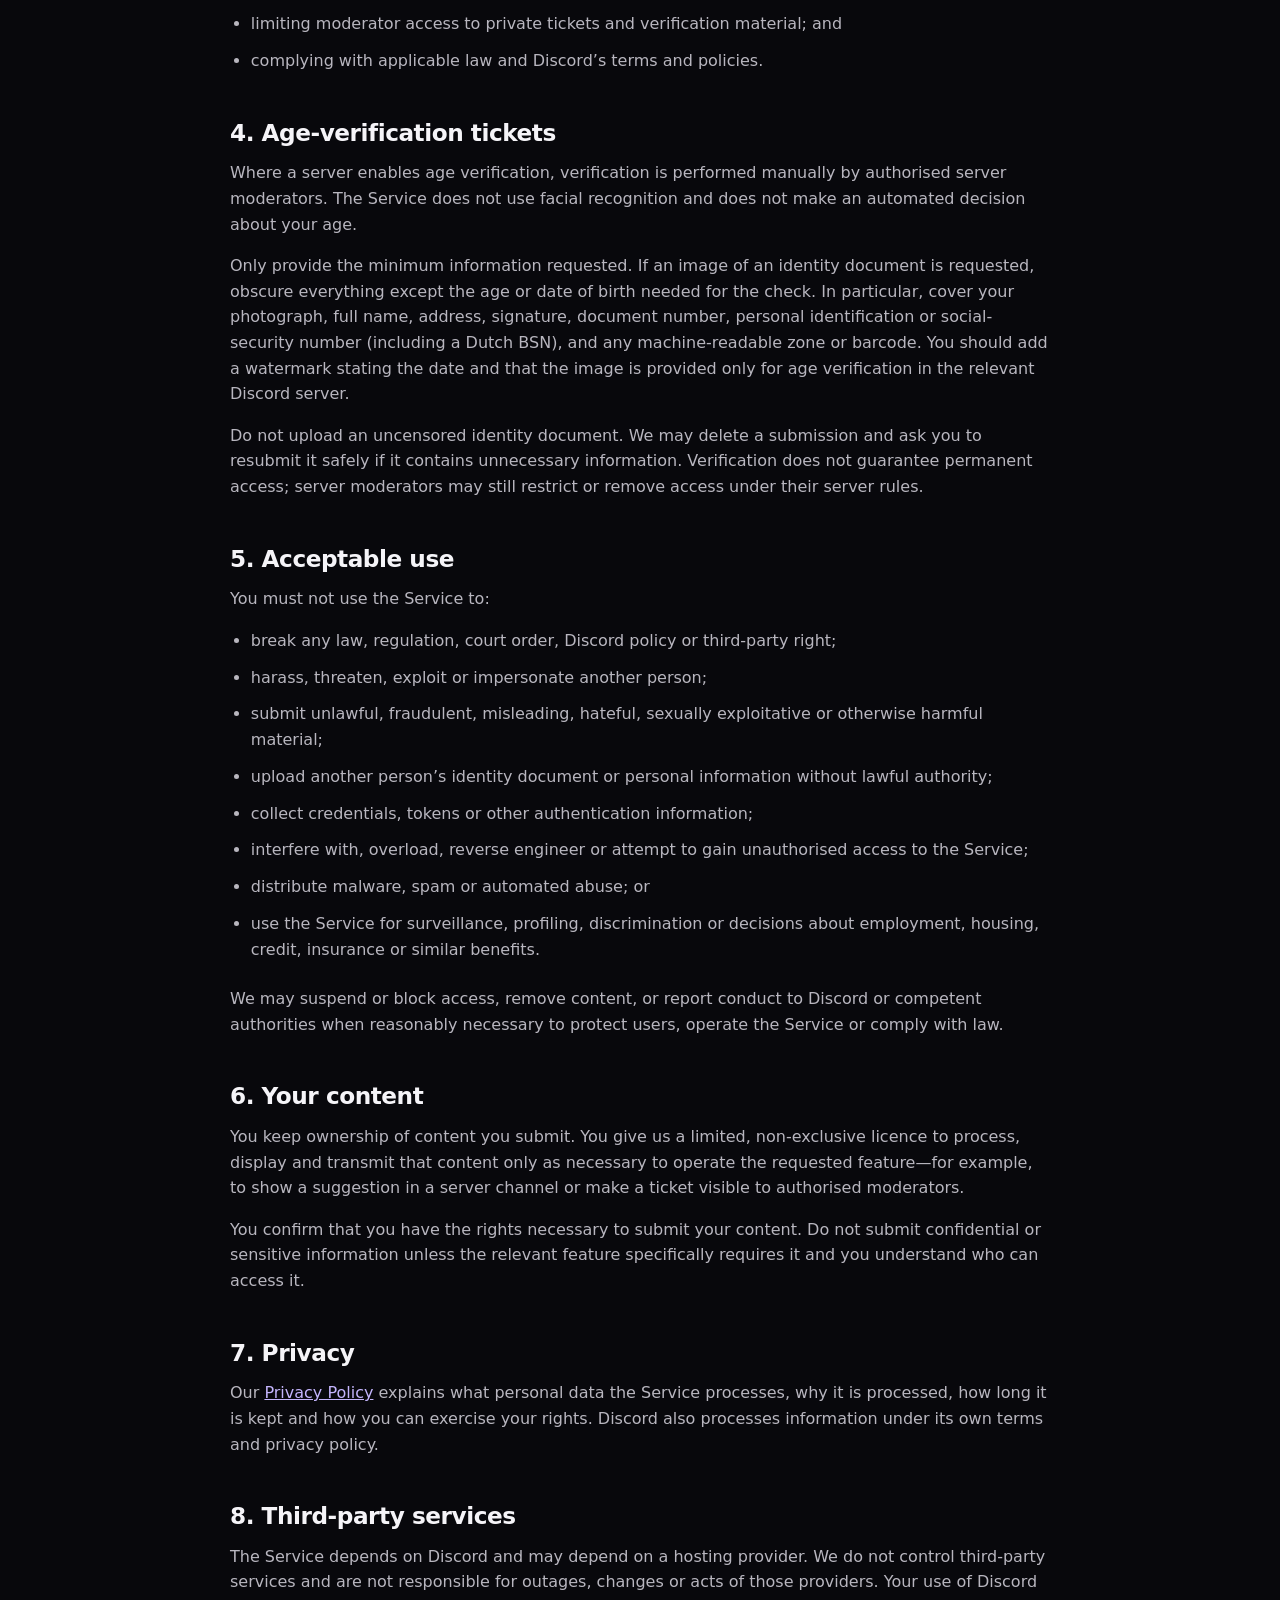
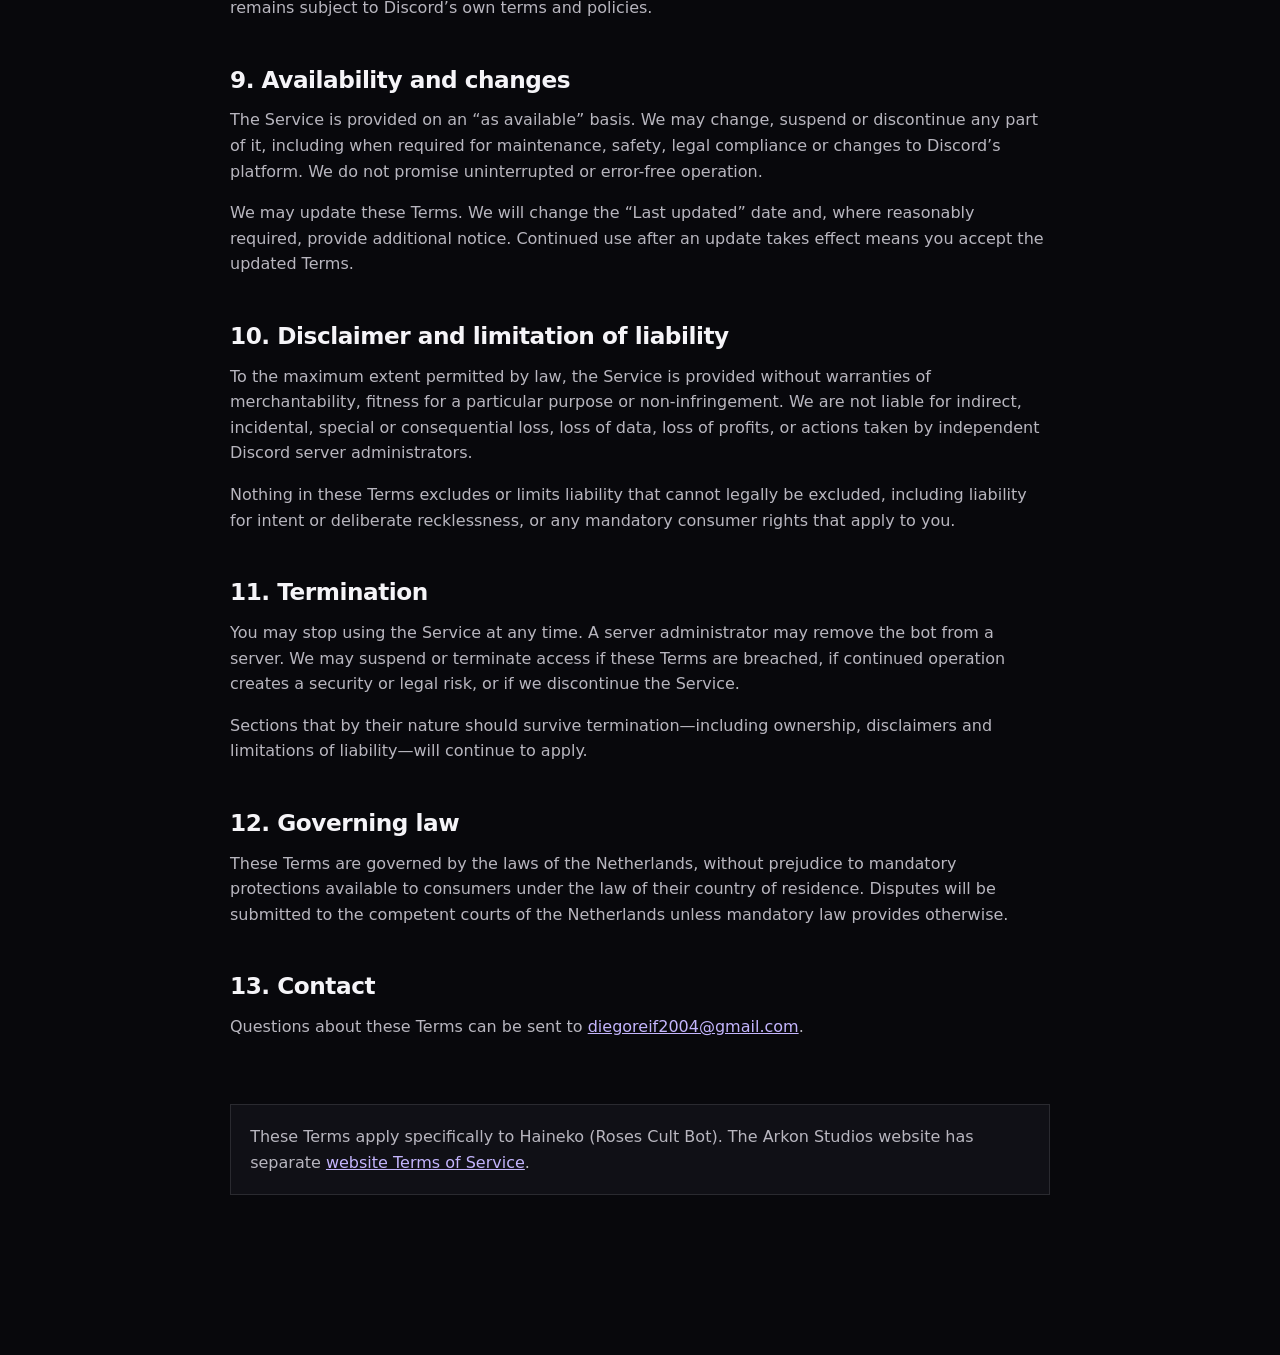
<file: haineko/terms.html>
<!doctype html>
<html lang="en">
<head>
  <meta charset="utf-8">
  <meta name="viewport" content="width=device-width, initial-scale=1">
  <meta name="description" content="Terms of Service for Haineko, the Roses Cult Discord bot operated by Arkon Studios.">
  <meta name="theme-color" content="#08080c">
  <title>Haineko Terms of Service — Arkon Studios</title>
  <link rel="icon" href="../assets/arkon-logo.webp" type="image/webp">
  <link rel="stylesheet" href="../styles.css">
</head>
<body class="legal-page">
  <header class="site-header legal-header">
    <a class="brand" href="../index.html" aria-label="Return to Arkon Studios home">
      <img src="../assets/arkon-logo.webp" alt="Arkon Studios logo" width="44" height="44">
      <span>ARKON <strong>STUDIOS</strong></span>
    </a>
    <nav class="site-nav" aria-label="Haineko legal navigation"><a href="privacy.html">Privacy Policy</a></nav>
  </header>
  <main class="legal-main">
    <p class="eyebrow"><span></span> Haineko · Roses Cult Bot</p>
    <h1>Terms of Service</h1>
    <p class="legal-meta">Last updated: 13 August 2026</p>

    <p>These Terms of Service (the <strong>“Terms”</strong>) govern your use of <strong>Haineko (Roses Cult Bot)</strong> and its related services (the <strong>“Service”</strong>). The Service is operated by <strong>Arkon Studios</strong> (<strong>“we”, “us” or “our”</strong>).</p>
    <p>Contact: <a href="mailto:diegoreif2004@gmail.com">diegoreif2004@gmail.com</a><br>Address: 6361 VL, Netherlands</p>
    <p>By adding, accessing or using the Service, you agree to these Terms. If you do not agree, do not use the Service.</p>

    <h2>1. Eligibility</h2>
    <p>You must meet Discord’s minimum age requirements and be legally able to agree to these Terms. Individual Discord servers may impose a higher minimum age. If a server uses the Service to restrict access by age, you must meet the age requirement stated by that server.</p>
    <p>If you use the Service on behalf of an organisation or Discord server, you confirm that you have authority to accept these Terms on its behalf.</p>

    <h2>2. What the Service does</h2>
    <p>The Service may provide Discord server tools such as:</p>
    <ul>
      <li>private support or age-verification tickets;</li>
      <li>suggestion submission, voting and status tracking;</li>
      <li>channel and permission management; and</li>
      <li>related moderation and community-management features.</li>
    </ul>
    <p>Some features are controlled by the administrators and moderators of the Discord server in which the Service is installed. Those administrators are responsible for their own server rules and moderation decisions.</p>

    <h2>3. Permissions and server administration</h2>
    <p>The Service requires certain Discord permissions to function. A server administrator is responsible for reviewing and granting only the permissions they consider appropriate. The Service must not be used to bypass Discord’s privacy, safety or security features.</p>
    <p>Server administrators are also responsible for:</p>
    <ul>
      <li>informing their members that the Service is in use;</li>
      <li>configuring channels, roles and access permissions appropriately;</li>
      <li>limiting moderator access to private tickets and verification material; and</li>
      <li>complying with applicable law and Discord’s terms and policies.</li>
    </ul>

    <h2>4. Age-verification tickets</h2>
    <p>Where a server enables age verification, verification is performed manually by authorised server moderators. The Service does not use facial recognition and does not make an automated decision about your age.</p>
    <p>Only provide the minimum information requested. If an image of an identity document is requested, obscure everything except the age or date of birth needed for the check. In particular, cover your photograph, full name, address, signature, document number, personal identification or social-security number (including a Dutch BSN), and any machine-readable zone or barcode. You should add a watermark stating the date and that the image is provided only for age verification in the relevant Discord server.</p>
    <p>Do not upload an uncensored identity document. We may delete a submission and ask you to resubmit it safely if it contains unnecessary information. Verification does not guarantee permanent access; server moderators may still restrict or remove access under their server rules.</p>

    <h2>5. Acceptable use</h2>
    <p>You must not use the Service to:</p>
    <ul>
      <li>break any law, regulation, court order, Discord policy or third-party right;</li>
      <li>harass, threaten, exploit or impersonate another person;</li>
      <li>submit unlawful, fraudulent, misleading, hateful, sexually exploitative or otherwise harmful material;</li>
      <li>upload another person’s identity document or personal information without lawful authority;</li>
      <li>collect credentials, tokens or other authentication information;</li>
      <li>interfere with, overload, reverse engineer or attempt to gain unauthorised access to the Service;</li>
      <li>distribute malware, spam or automated abuse; or</li>
      <li>use the Service for surveillance, profiling, discrimination or decisions about employment, housing, credit, insurance or similar benefits.</li>
    </ul>
    <p>We may suspend or block access, remove content, or report conduct to Discord or competent authorities when reasonably necessary to protect users, operate the Service or comply with law.</p>

    <h2>6. Your content</h2>
    <p>You keep ownership of content you submit. You give us a limited, non-exclusive licence to process, display and transmit that content only as necessary to operate the requested feature—for example, to show a suggestion in a server channel or make a ticket visible to authorised moderators.</p>
    <p>You confirm that you have the rights necessary to submit your content. Do not submit confidential or sensitive information unless the relevant feature specifically requires it and you understand who can access it.</p>

    <h2>7. Privacy</h2>
    <p>Our <a href="privacy.html">Privacy Policy</a> explains what personal data the Service processes, why it is processed, how long it is kept and how you can exercise your rights. Discord also processes information under its own terms and privacy policy.</p>

    <h2>8. Third-party services</h2>
    <p>The Service depends on Discord and may depend on a hosting provider. We do not control third-party services and are not responsible for outages, changes or acts of those providers. Your use of Discord remains subject to Discord’s own terms and policies.</p>

    <h2>9. Availability and changes</h2>
    <p>The Service is provided on an “as available” basis. We may change, suspend or discontinue any part of it, including when required for maintenance, safety, legal compliance or changes to Discord’s platform. We do not promise uninterrupted or error-free operation.</p>
    <p>We may update these Terms. We will change the “Last updated” date and, where reasonably required, provide additional notice. Continued use after an update takes effect means you accept the updated Terms.</p>

    <h2>10. Disclaimer and limitation of liability</h2>
    <p>To the maximum extent permitted by law, the Service is provided without warranties of merchantability, fitness for a particular purpose or non-infringement. We are not liable for indirect, incidental, special or consequential loss, loss of data, loss of profits, or actions taken by independent Discord server administrators.</p>
    <p>Nothing in these Terms excludes or limits liability that cannot legally be excluded, including liability for intent or deliberate recklessness, or any mandatory consumer rights that apply to you.</p>

    <h2>11. Termination</h2>
    <p>You may stop using the Service at any time. A server administrator may remove the bot from a server. We may suspend or terminate access if these Terms are breached, if continued operation creates a security or legal risk, or if we discontinue the Service.</p>
    <p>Sections that by their nature should survive termination—including ownership, disclaimers and limitations of liability—will continue to apply.</p>

    <h2>12. Governing law</h2>
    <p>These Terms are governed by the laws of the Netherlands, without prejudice to mandatory protections available to consumers under the law of their country of residence. Disputes will be submitted to the competent courts of the Netherlands unless mandatory law provides otherwise.</p>

    <h2>13. Contact</h2>
    <p>Questions about these Terms can be sent to <a href="mailto:diegoreif2004@gmail.com">diegoreif2004@gmail.com</a>.</p>
    <p class="legal-note">These Terms apply specifically to Haineko (Roses Cult Bot). The Arkon Studios website has separate <a href="../terms.html">website Terms of Service</a>.</p>
  </main>
</body>
</html>
</file>
<file: styles.css>
:root {
  --bg: #08080c;
  --surface: #101016;
  --surface-2: #15151d;
  --text: #f5f4f8;
  --muted: #9b99a5;
  --line: rgba(255,255,255,.11);
  --accent: #8b5cf6;
  --accent-2: #c4b5fd;
  --max: 1180px;
}

* { box-sizing: border-box; }
html { scroll-behavior: smooth; }
body {
  margin: 0;
  color: var(--text);
  background:
    radial-gradient(circle at 76% 8%, rgba(139,92,246,.13), transparent 25rem),
    var(--bg);
  font-family: Inter, ui-sans-serif, system-ui, -apple-system, BlinkMacSystemFont, "Segoe UI", sans-serif;
  line-height: 1.6;
  overflow-x: hidden;
}

a { color: inherit; }
img { display: block; max-width: 100%; }
.skip-link { position: fixed; top: -5rem; left: 1rem; z-index: 100; background: #fff; color: #000; padding: .7rem 1rem; }
.skip-link:focus { top: 1rem; }

.site-header {
  width: min(calc(100% - 2rem), var(--max));
  height: 84px;
  margin: 0 auto;
  display: flex;
  align-items: center;
  justify-content: space-between;
  border-bottom: 1px solid var(--line);
  position: relative;
  z-index: 10;
}
.brand { display: inline-flex; align-items: center; gap: .85rem; text-decoration: none; font-size: .9rem; letter-spacing: .16em; font-weight: 750; }
.brand img, .footer-brand img { border: 1px solid rgba(255,255,255,.18); border-radius: 4px; }
.brand strong { color: var(--muted); font-weight: 500; }
.site-nav { display: flex; gap: 2.2rem; }
.site-nav a { color: var(--muted); text-decoration: none; font-size: .82rem; letter-spacing: .08em; text-transform: uppercase; transition: color .2s; }
.site-nav a:hover, .site-nav a:focus-visible { color: #fff; }
.menu-button { display: none; color: #fff; background: transparent; border: 1px solid var(--line); padding: .55rem .8rem; }

.hero {
  width: min(calc(100% - 2rem), var(--max));
  min-height: calc(100vh - 84px);
  margin: 0 auto;
  display: grid;
  grid-template-columns: 1.35fr .85fr;
  align-items: center;
  gap: 3rem;
  position: relative;
  padding: 5rem 0 7rem;
}
.eyebrow { display: flex; align-items: center; gap: .75rem; color: var(--accent-2); font-size: .75rem; font-weight: 700; letter-spacing: .18em; text-transform: uppercase; }
.eyebrow span { width: 28px; height: 1px; background: var(--accent); }
h1, h2, h3 { margin: 0; line-height: .98; letter-spacing: -.045em; }
h1 { max-width: 840px; margin-top: 1.5rem; font-size: clamp(3.5rem, 7.4vw, 7.6rem); font-weight: 780; }
h1 em, h2 em { color: var(--muted); font-style: normal; font-weight: 430; }
.hero-intro { max-width: 610px; margin: 2rem 0 0; color: #bbb9c3; font-size: clamp(1rem, 1.5vw, 1.2rem); }
.hero-actions { display: flex; flex-wrap: wrap; gap: .8rem; margin-top: 2.2rem; }
.button { min-height: 50px; display: inline-flex; align-items: center; justify-content: center; gap: 1.5rem; padding: .75rem 1.25rem; border: 1px solid var(--line); text-decoration: none; text-transform: uppercase; letter-spacing: .1em; font-size: .72rem; font-weight: 750; }
.button-primary { background: var(--accent); border-color: var(--accent); color: #fff; }
.button-primary:hover { background: #7c3aed; }
.button-muted { color: #72707b; cursor: not-allowed; }
.hero-mark { min-height: 470px; position: relative; display: grid; place-items: center; }
.logo-frame { width: clamp(170px, 19vw, 250px); aspect-ratio: 1; padding: 1rem; background: #000; border: 1px solid rgba(255,255,255,.16); box-shadow: 0 40px 90px rgba(0,0,0,.45), 0 0 70px rgba(139,92,246,.12); transform: rotate(-3deg); }
.logo-frame img { width: 100%; height: 100%; object-fit: cover; }
.orbit { position: absolute; border: 1px solid var(--line); border-radius: 50%; }
.orbit-one { width: 410px; height: 410px; }
.orbit-two { width: 540px; height: 540px; border-style: dashed; opacity: .45; animation: spin 35s linear infinite; }
.scroll-cue { position: absolute; bottom: 1.8rem; left: 0; color: #696772; font-size: .68rem; letter-spacing: .14em; text-transform: uppercase; }
.scroll-cue span { color: var(--accent-2); margin-left: .7rem; }
@keyframes spin { to { transform: rotate(360deg); } }

.ticker { border-block: 1px solid var(--line); overflow: hidden; color: #cfccd5; }
.ticker div { width: max-content; padding: .9rem 0; font-size: .72rem; letter-spacing: .16em; text-transform: uppercase; animation: ticker 28s linear infinite; }
.ticker span { margin: 0 2.5rem; color: var(--accent); }
@keyframes ticker { from { transform: translateX(0); } to { transform: translateX(-30%); } }

.section { width: min(calc(100% - 2rem), var(--max)); margin: 0 auto; padding: 8rem 0; }
.section-heading { display: grid; grid-template-columns: 1.2fr .8fr; align-items: end; gap: 3rem; margin-bottom: 3.5rem; }
.section h2 { margin-top: 1rem; font-size: clamp(2.7rem, 5vw, 5rem); }
.section-heading > p { max-width: 430px; justify-self: end; color: var(--muted); }
.project-grid { display: grid; grid-template-columns: repeat(3, 1fr); gap: 1rem; }
.project-card { min-height: 420px; display: flex; flex-direction: column; padding: 1.5rem; background: linear-gradient(145deg, var(--surface-2), #0d0d12); border: 1px solid var(--line); position: relative; overflow: hidden; }
.project-card::after { content: ""; position: absolute; width: 180px; height: 180px; right: -90px; top: -90px; border: 1px solid rgba(255,255,255,.07); border-radius: 50%; }
.project-card:hover { border-color: rgba(196,181,253,.38); transform: translateY(-3px); transition: .25s ease; }
.project-featured { background: linear-gradient(145deg, rgba(139,92,246,.23), #111118 60%); }
.card-number { color: #696772; font: .72rem ui-monospace, SFMono-Regular, Menlo, monospace; }
.card-icon { width: 75px; height: 75px; margin: 3rem 0 auto; display: grid; place-items: center; border: 1px solid var(--line); color: var(--accent-2); font-size: 2.1rem; }
.card-kicker { margin: 2.5rem 0 .65rem; color: var(--accent-2); font-size: .68rem; text-transform: uppercase; letter-spacing: .14em; }
.project-card h3 { font-size: 2rem; }
.project-card > p:not(.card-kicker) { max-width: 340px; margin: 1rem 0 1.5rem; color: var(--muted); font-size: .92rem; }
.card-links { display: flex; flex-wrap: wrap; gap: .55rem; margin: 0 0 1.4rem; position: relative; z-index: 1; }
.card-links a { padding: .55rem .75rem; border: 1px solid var(--line); color: #d8d6df; font-size: .68rem; text-transform: uppercase; letter-spacing: .08em; }
.card-links a:hover { border-color: var(--accent-2); color: #fff; }
.status { display: flex; align-items: center; gap: .55rem; margin-top: auto; color: #888691; font-size: .68rem; text-transform: uppercase; letter-spacing: .12em; }
.status i { width: 6px; height: 6px; background: var(--accent); border-radius: 50%; box-shadow: 0 0 12px var(--accent); }

.studio-section { display: grid; grid-template-columns: 1fr 1fr; gap: 7rem; border-top: 1px solid var(--line); }
.studio-copy { padding-top: 2.2rem; }
.studio-copy > p { max-width: 580px; color: #c7c5ce; font-size: 1.15rem; }
.studio-copy > p + p { color: var(--muted); }
.principles { display: grid; gap: 0; margin-top: 3rem; border-top: 1px solid var(--line); }
.principles span { padding: .9rem 0; border-bottom: 1px solid var(--line); color: #aaa8b1; font-size: .72rem; text-transform: uppercase; letter-spacing: .14em; }

.contact-section { width: 100%; max-width: none; padding-inline: max(1rem, calc((100vw - var(--max)) / 2)); background: var(--accent); }
.contact-section .eyebrow { color: #e9e4ff; }
.contact-section .eyebrow span { background: #fff; }
.contact-section h2 { max-width: 850px; }
.contact-section > p:not(.eyebrow) { max-width: 590px; margin: 1.7rem 0 2.2rem; color: rgba(255,255,255,.78); }
.button-light { background: #fff; color: #111; border-color: #fff; }

.site-footer { width: min(calc(100% - 2rem), var(--max)); min-height: 150px; margin: 0 auto; display: grid; grid-template-columns: 1fr auto 1fr; align-items: center; gap: 2rem; color: #777580; font-size: .72rem; letter-spacing: .08em; text-transform: uppercase; }
.footer-brand { display: flex; align-items: center; gap: .75rem; color: #d3d1d8; }
.site-footer nav { display: flex; gap: 1.5rem; }
.site-footer a { text-decoration: none; }
.site-footer a:hover { color: #fff; }
.site-footer > p { justify-self: end; }

.legal-page { background: var(--bg); }
.legal-header { position: static; }
.legal-main { width: min(calc(100% - 2rem), 820px); margin: 0 auto; padding: 6rem 0 9rem; }
.legal-main h1 { font-size: clamp(3rem, 8vw, 6rem); }
.legal-meta { margin: 1.4rem 0 4rem; color: var(--muted); }
.legal-main h2 { margin: 3rem 0 1rem; font-size: 1.45rem; letter-spacing: -.02em; }
.legal-main p, .legal-main li { color: #b8b6bf; }
.legal-main ul { margin: 1rem 0 1.5rem; padding-left: 1.3rem; }
.legal-main li + li { margin-top: .7rem; }
.legal-main strong { color: #e8e6ed; }
.legal-main a { color: var(--accent-2); }
.legal-note { margin-top: 4rem; padding: 1.2rem; border: 1px solid var(--line); background: var(--surface); color: var(--muted); }

@media (max-width: 820px) {
  .site-header { height: 70px; }
  .menu-button { display: block; }
  .site-nav { display: none; position: absolute; top: 69px; left: 0; right: 0; padding: 1.2rem; background: #0d0d12; border: 1px solid var(--line); flex-direction: column; gap: 1rem; }
  .site-nav.is-open { display: flex; }
  .hero { min-height: auto; grid-template-columns: 1fr; padding-top: 4rem; }
  .hero-mark { min-height: 330px; order: -1; }
  .logo-frame { width: 150px; }
  .orbit-one { width: 250px; height: 250px; }
  .orbit-two { width: 330px; height: 330px; }
  .scroll-cue { display: none; }
  .section { padding: 5rem 0; }
  .section-heading, .studio-section { grid-template-columns: 1fr; gap: 1.5rem; }
  .section-heading > p { justify-self: start; }
  .project-grid { grid-template-columns: 1fr; }
  .project-card { min-height: 360px; }
  .site-footer { grid-template-columns: 1fr; padding: 2.5rem 0; gap: 1.2rem; }
  .site-footer > p { justify-self: start; }
}

@media (prefers-reduced-motion: reduce) {
  html { scroll-behavior: auto; }
  .orbit-two, .ticker div { animation: none; }
}
</file>
